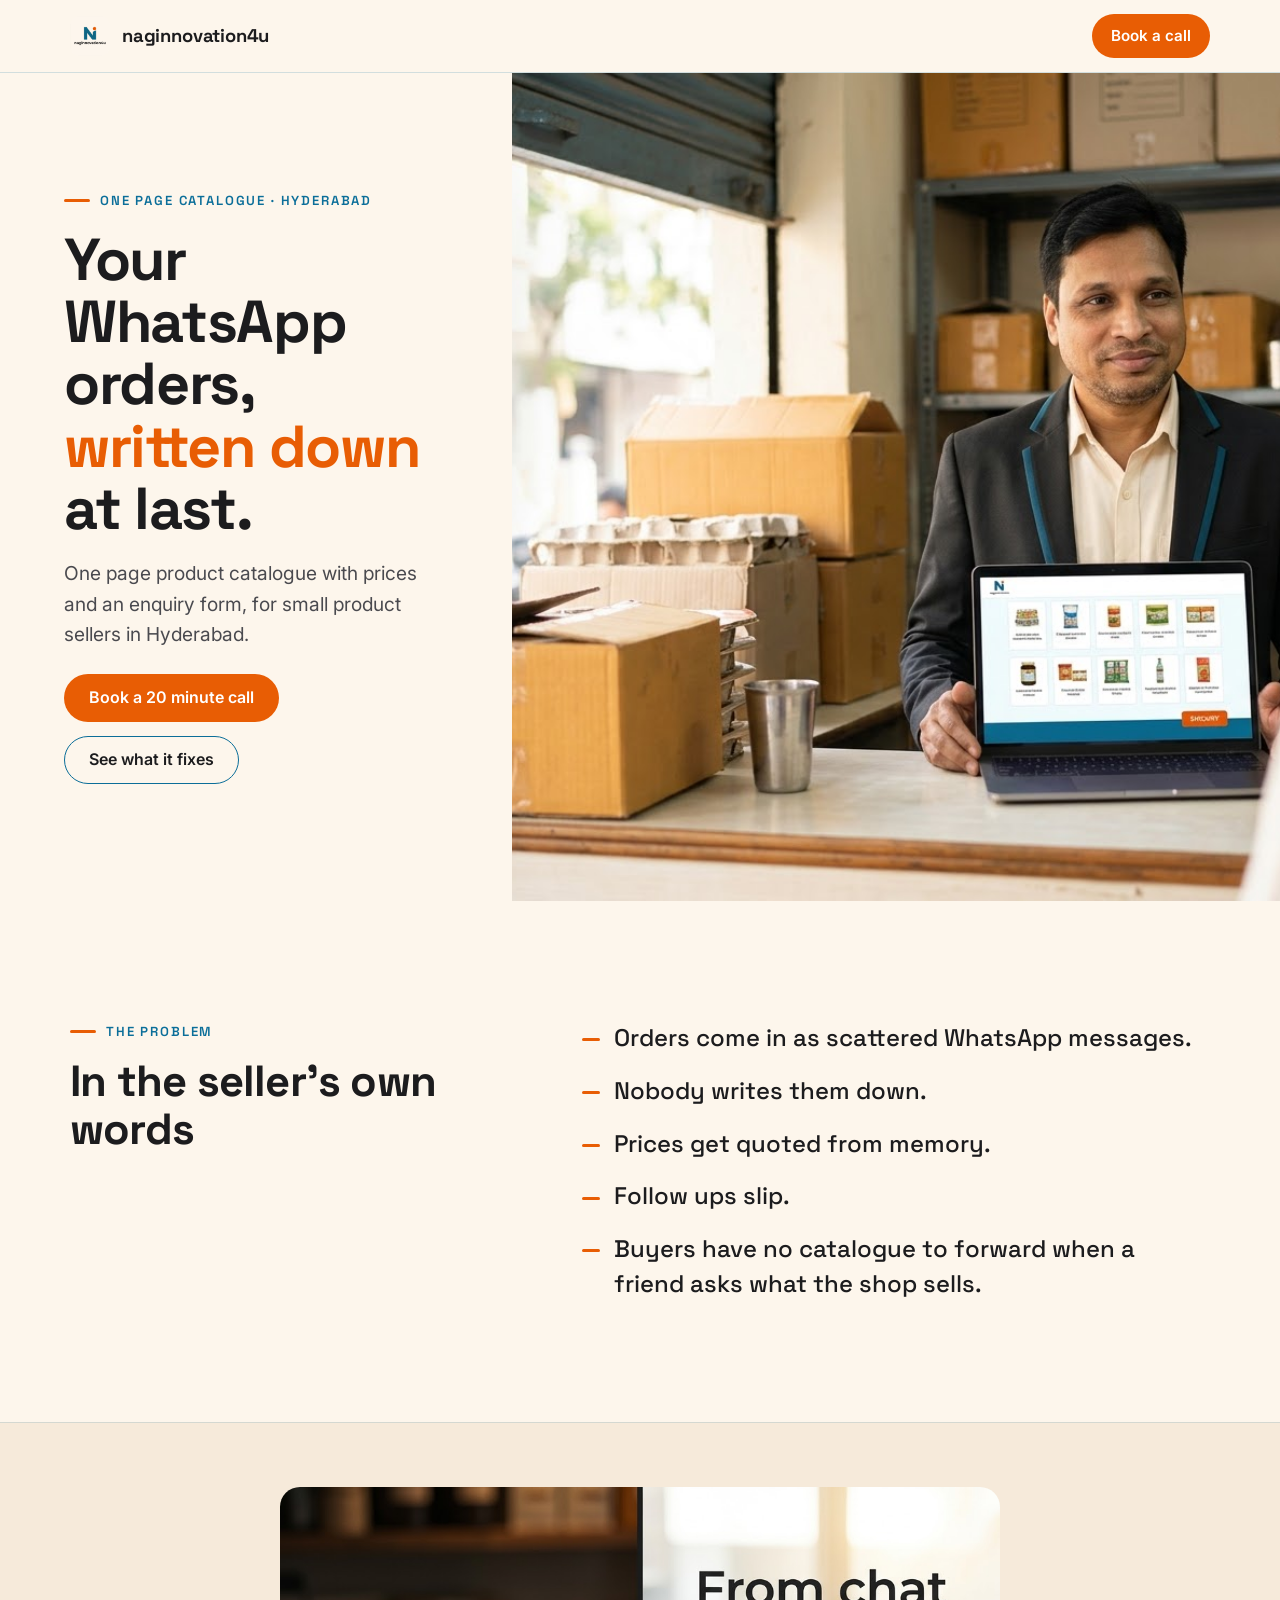
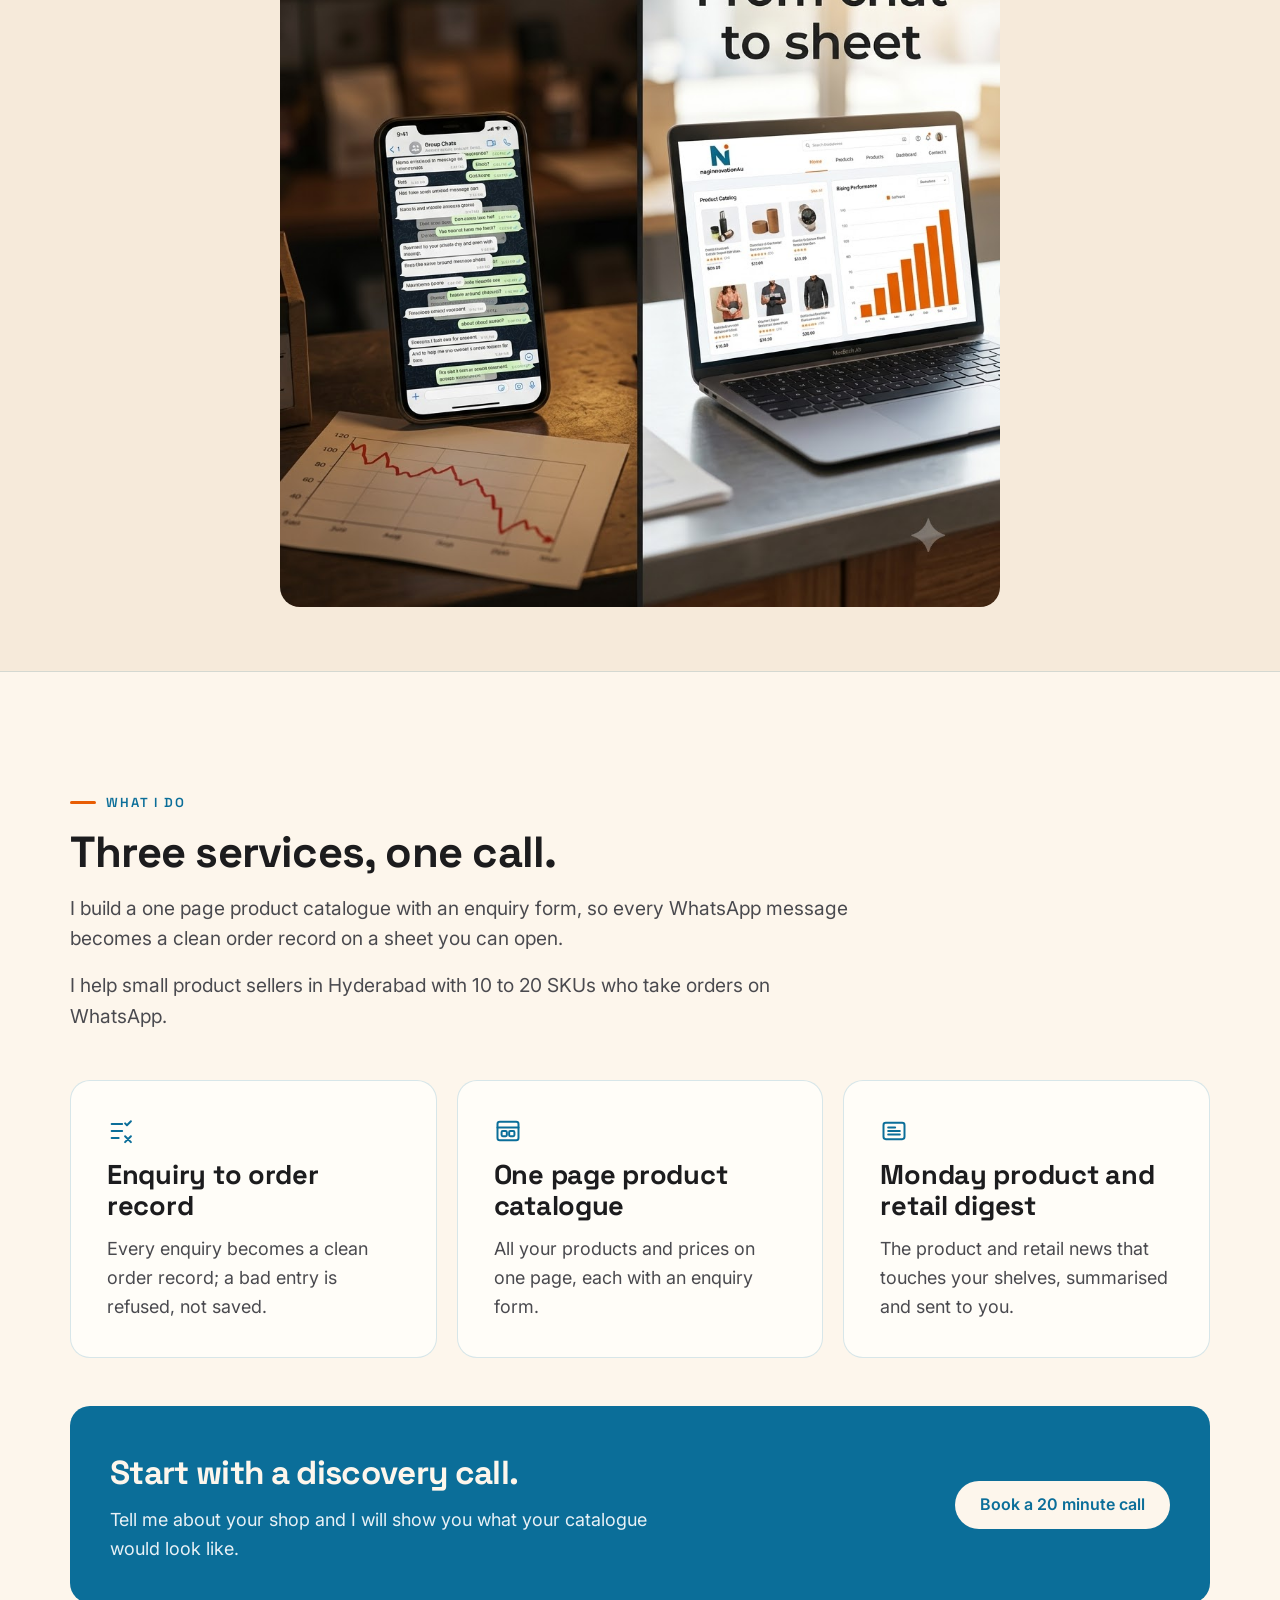
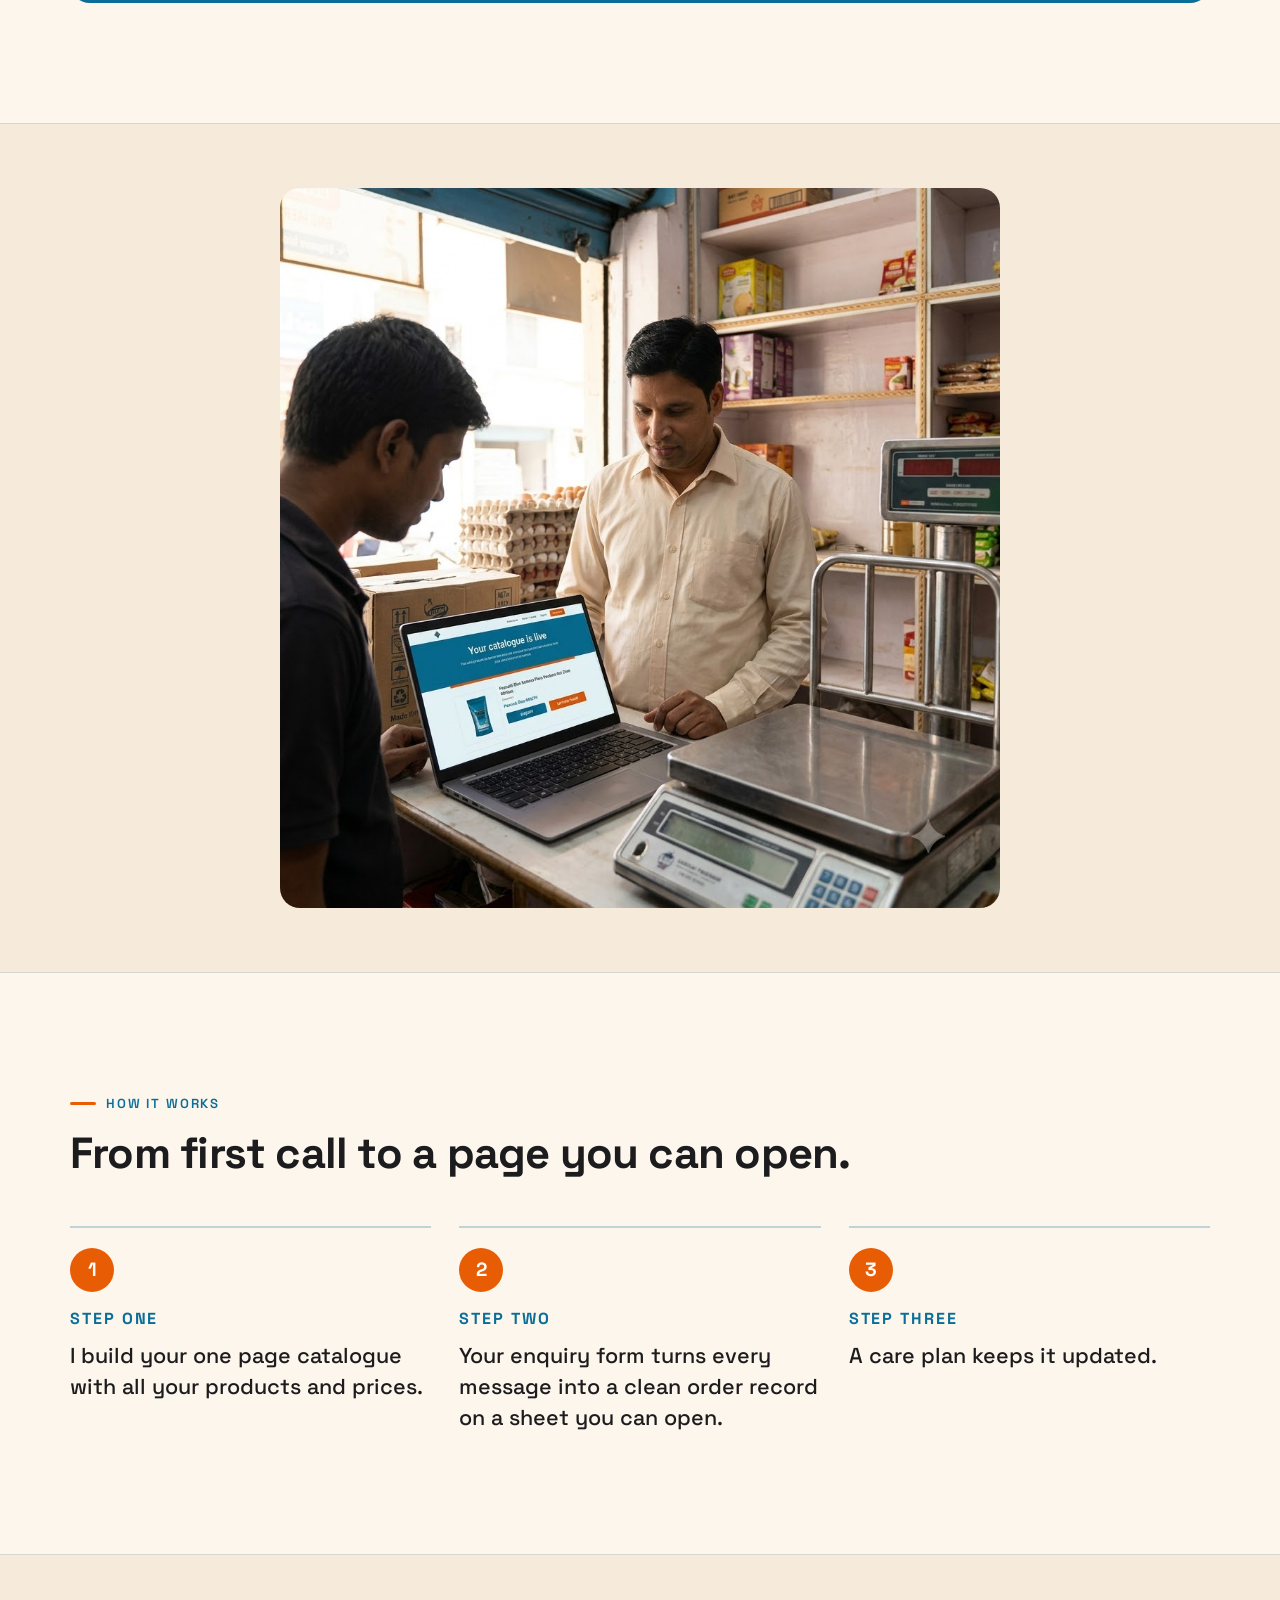
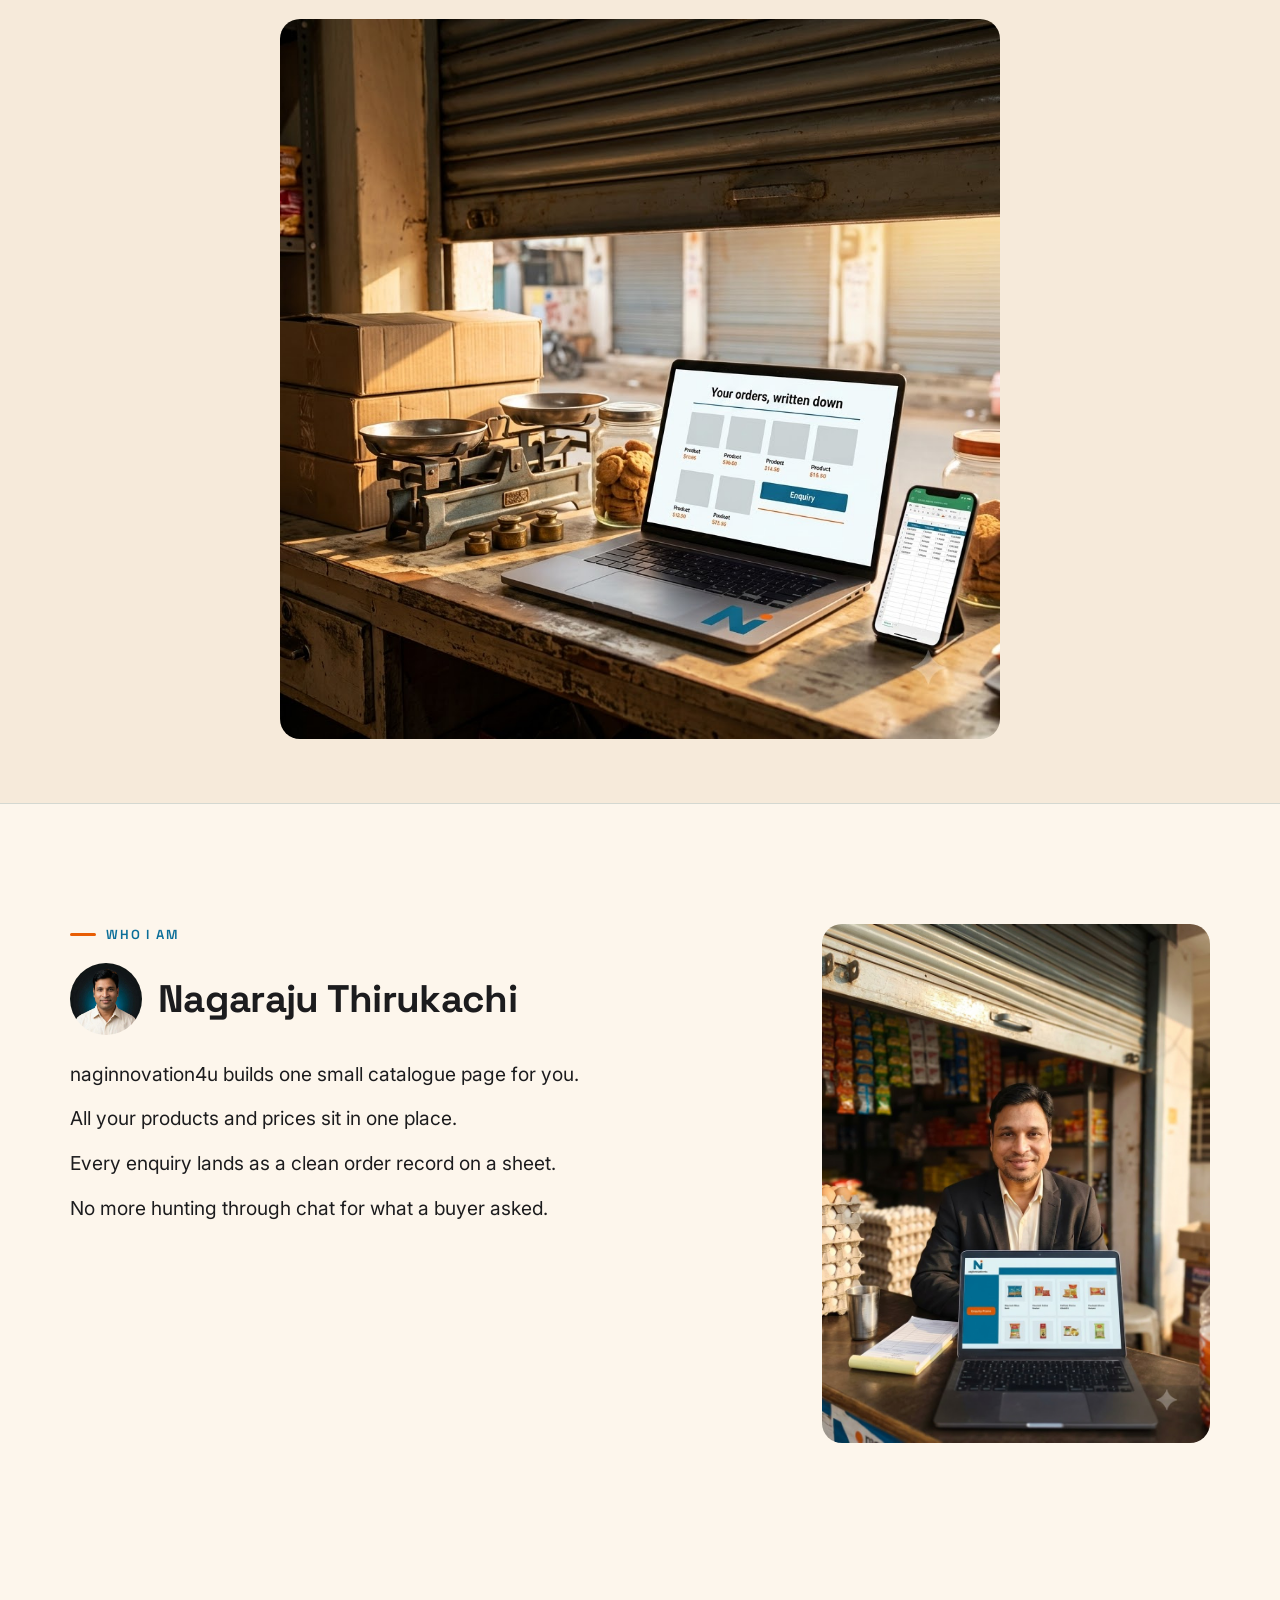
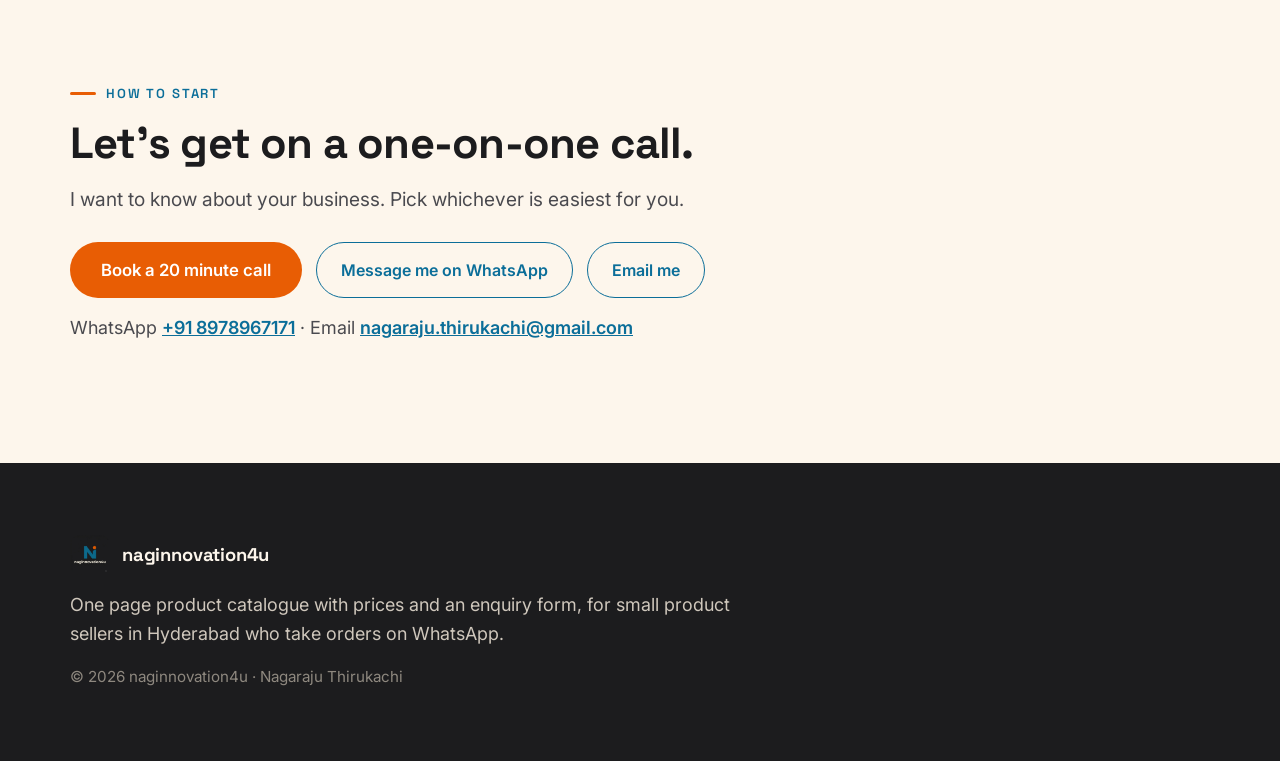
<file: index.html>
<!doctype html>
<html lang="en">
<head>
  <meta charset="utf-8">
  <meta name="viewport" content="width=device-width, initial-scale=1">
  <title>naginnovation4u — one page product catalogue with an enquiry form</title>
  <meta name="description" content="naginnovation4u builds a one page product catalogue with prices and an enquiry form for small product sellers in Hyderabad who take orders on WhatsApp.">

  <!-- Two Google Fonts: Space Grotesk for headlines, Inter for body -->
  <link rel="preconnect" href="https://fonts.googleapis.com">
  <link rel="preconnect" href="https://fonts.gstatic.com" crossorigin>
  <link href="https://fonts.googleapis.com/css2?family=Inter:wght@400;500;600&family=Space+Grotesk:wght@500;600;700&display=swap" rel="stylesheet">

  <link rel="icon" href="images/logo.jpeg">
  <link rel="stylesheet" href="styles.css">
</head>
<body>
  <a class="skip-link" href="#main">Skip to content</a>

  <!-- ===== Header: logo.* about 40px tall + the business name as a wordmark ===== -->
  <header class="site-header">
    <div class="wrap header-inner">
      <a class="brand" href="#top" aria-label="naginnovation4u home">
        <img class="brand-logo" src="images/logo.jpeg" width="40" height="40"
             alt="naginnovation4u logo: a teal letter N with an orange dot above the wordmark naginnovation4u.">
        <span class="brand-name">naginnovation4u</span>
      </a>
      <a class="btn btn-primary btn-small" href="https://cal.com/nagaraju-thirukachi/20-min-ai-business-discovery-call-with-nag">Book a call</a>
    </div>
  </header>

  <main id="main">
    <!-- ===== Section one: the top of the page ===== -->
    <section class="hero" id="top" aria-label="Introduction">
      <div class="hero-copy">
        <p class="eyebrow">One page catalogue &middot; Hyderabad</p>
        <h1>Your WhatsApp orders, <span class="accent">written down</span> at last.</h1>
        <p class="lede">One page product catalogue with prices and an enquiry form, for small product sellers in Hyderabad.</p>
        <div class="hero-actions">
          <a class="btn btn-primary" href="https://cal.com/nagaraju-thirukachi/20-min-ai-business-discovery-call-with-nag">Book a 20 minute call</a>
          <a class="btn btn-quiet" href="#problem">See what it fixes</a>
        </div>
      </div>
      <figure class="hero-media">
        <img src="images/speaking.jpeg" width="1376" height="768"
             alt="Nagaraju Thirukachi in a dark blazer showing a product catalogue on a laptop to a customer at a shop counter, with cartons and egg trays behind.">
      </figure>
    </section>

    <!-- ===== Section two: the problem in the client's own words ===== -->
    <section class="section problem" id="problem" aria-label="The problem">
      <div class="wrap problem-grid">
        <div class="problem-head">
          <p class="eyebrow">The problem</p>
          <h2>In the seller&rsquo;s own words</h2>
        </div>
        <ul class="problem-list">
          <li>Orders come in as scattered WhatsApp messages.</li>
          <li>Nobody writes them down.</li>
          <li>Prices get quoted from memory.</li>
          <li>Follow ups slip.</li>
          <li>Buyers have no catalogue to forward when a friend asks what the shop sells.</li>
        </ul>
      </div>
    </section>

    <!-- ===== Full width service shot band (headline and logo already in the shot) ===== -->
    <section class="band" aria-label="From chat to sheet">
      <figure class="band-figure">
        <img src="images/shot-2.jpeg" width="1024" height="1024" loading="lazy" decoding="async"
             alt="A phone showing a WhatsApp group chat beside a paper sales chart that is falling, next to a laptop showing the naginnovation4u product catalogue and a rising chart. The headline reads From chat to sheet.">
      </figure>
    </section>

    <!-- ===== Section three: what I do, three service cards, then the call to action ===== -->
    <section class="section services" id="services" aria-label="What I do">
      <div class="wrap">
        <div class="section-head">
          <p class="eyebrow">What I do</p>
          <h2>Three services, one call.</h2>
          <p class="lede">I build a one page product catalogue with an enquiry form, so every WhatsApp message becomes a clean order record on a sheet you can open.</p>
          <p class="lede">I help small product sellers in Hyderabad with 10 to 20 SKUs who take orders on WhatsApp.</p>
        </div>

        <div class="cards">
          <article class="card">
            <span class="card-icon" aria-hidden="true">
              <svg viewBox="0 0 24 24" width="28" height="28" fill="none" stroke="#0B6E99" stroke-width="1.7" stroke-linecap="round" stroke-linejoin="round">
                <path d="M4 6h9M4 12h9M4 18h6"/>
                <path d="M15.5 5.5l1.6 1.6L20.5 3.7"/>
                <path d="M15.5 16.5l5 5M20.5 16.5l-5 5"/>
              </svg>
            </span>
            <h3 class="card-title">Enquiry to order record</h3>
            <p>Every enquiry becomes a clean order record; a bad entry is refused, not saved.</p>
          </article>

          <article class="card">
            <span class="card-icon" aria-hidden="true">
              <svg viewBox="0 0 24 24" width="28" height="28" fill="none" stroke="#0B6E99" stroke-width="1.7" stroke-linecap="round" stroke-linejoin="round">
                <rect x="3" y="4" width="18" height="16" rx="2"/>
                <path d="M3 9h18"/>
                <rect x="6.5" y="12" width="4.5" height="4.5" rx="1"/>
                <rect x="13" y="12" width="4.5" height="4.5" rx="1"/>
              </svg>
            </span>
            <h3 class="card-title">One page product catalogue</h3>
            <p>All your products and prices on one page, each with an enquiry form.</p>
          </article>

          <article class="card">
            <span class="card-icon" aria-hidden="true">
              <svg viewBox="0 0 24 24" width="28" height="28" fill="none" stroke="#0B6E99" stroke-width="1.7" stroke-linecap="round" stroke-linejoin="round">
                <rect x="3" y="5" width="18" height="14" rx="2"/>
                <path d="M7 9h6M7 12h10M7 15h10"/>
              </svg>
            </span>
            <h3 class="card-title">Monday product and retail digest</h3>
            <p>The product and retail news that touches your shelves, summarised and sent to you.</p>
          </article>
        </div>

        <!-- One call to start. No pricing is published on this page. -->
        <div class="call-panel">
          <div class="call-copy">
            <p class="call-title">Start with a discovery call.</p>
            <p class="call-note">Tell me about your shop and I will show you what your catalogue would look like.</p>
          </div>
          <a class="btn btn-cream" href="https://cal.com/nagaraju-thirukachi/20-min-ai-business-discovery-call-with-nag">Book a 20 minute call</a>
        </div>
      </div>
    </section>

    <!-- ===== Full width service shot band ===== -->
    <section class="band" aria-label="Your catalogue is live">
      <figure class="band-figure">
        <img src="images/shot-6.jpeg" width="1024" height="1024" loading="lazy" decoding="async"
             alt="Nagaraju Thirukachi showing a laptop to a customer inside a kirana shop; the screen reads Your catalogue is live, with a product and an Enquire Now button.">
      </figure>
    </section>

    <!-- ===== Section four: how it works in three steps ===== -->
    <section class="section steps" id="how" aria-label="How it works">
      <div class="wrap">
        <div class="section-head">
          <p class="eyebrow">How it works</p>
          <h2>From first call to a page you can open.</h2>
        </div>
        <ol class="steps-list">
          <li class="step">
            <span class="step-num" aria-hidden="true">1</span>
            <h3>Step one</h3>
            <p>I build your one page catalogue with all your products and prices.</p>
          </li>
          <li class="step">
            <span class="step-num" aria-hidden="true">2</span>
            <h3>Step two</h3>
            <p>Your enquiry form turns every message into a clean order record on a sheet you can open.</p>
          </li>
          <li class="step">
            <span class="step-num" aria-hidden="true">3</span>
            <h3>Step three</h3>
            <p>A care plan keeps it updated.</p>
          </li>
        </ol>
      </div>
    </section>

    <!-- ===== Full width service shot band ===== -->
    <section class="band" aria-label="Your orders, written down">
      <figure class="band-figure">
        <img src="images/shot-3.jpeg" width="1024" height="1024" loading="lazy" decoding="async"
             alt="A laptop on a shop counter showing the naginnovation4u catalogue page with the headline Your orders, written down and an Enquiry button, beside a phone showing a spreadsheet of orders, a brass weighing scale and biscuit jars.">
      </figure>
    </section>

    <!-- ===== Section five: who I am ===== -->
    <section class="section about" id="about" aria-label="Who I am">
      <div class="wrap about-grid">
        <div class="about-copy">
          <p class="eyebrow">Who I am</p>
          <div class="about-name-row">
            <img class="avatar" src="images/profile.jpeg" width="72" height="72"
                 alt="Portrait of Nagaraju Thirukachi in a cream shirt against a dark teal background.">
            <h2 class="about-name">Nagaraju Thirukachi</h2>
          </div>
          <p class="about-line">naginnovation4u builds one small catalogue page for you.</p>
          <p class="about-line">All your products and prices sit in one place.</p>
          <p class="about-line">Every enquiry lands as a clean order record on a sheet.</p>
          <p class="about-line">No more hunting through chat for what a buyer asked.</p>
        </div>
        <figure class="about-media">
          <img src="images/working.jpeg" width="896" height="1200" loading="lazy" decoding="async"
               alt="Nagaraju Thirukachi seated at a shop counter with a laptop showing the catalogue and an enquiry form, next to a paper order sheet, egg trays and snack packets.">
        </figure>
      </div>
    </section>

    <!-- ===== Section six: contact, last on the page. Links only, no backend. ===== -->
    <section class="section contact" id="contact" aria-label="Contact">
      <div class="wrap contact-inner">
        <p class="eyebrow">How to start</p>
        <h2>Let&rsquo;s get on a one-on-one call.</h2>
        <p class="lede">I want to know about your business. Pick whichever is easiest for you.</p>

        <div class="contact-actions">
          <a class="btn btn-primary btn-lg" href="https://cal.com/nagaraju-thirukachi/20-min-ai-business-discovery-call-with-nag">Book a 20 minute call</a>
          <a class="btn btn-outline" href="https://wa.me/918978967171?text=Hi%20naginnovation4u%2C%20I%20would%20like%20to%20know%20more%20about%20your%20one%20page%20catalogue%20with%20an%20enquiry%20form.">Message me on WhatsApp</a>
          <a class="btn btn-outline" href="mailto:nagaraju.thirukachi@gmail.com?subject=Enquiry%20about%20a%20one%20page%20catalogue%20-%20naginnovation4u&amp;body=Hi%20Nagaraju%2C%20I%20would%20like%20to%20know%20more%20about%20your%20one%20page%20catalogue%20with%20an%20enquiry%20form.">Email me</a>
        </div>

        <p class="contact-details">
          WhatsApp <a href="https://wa.me/918978967171?text=Hi%20naginnovation4u%2C%20I%20would%20like%20to%20know%20more%20about%20your%20one%20page%20catalogue%20with%20an%20enquiry%20form.">+91 8978967171</a>
          &middot;
          Email <a href="mailto:nagaraju.thirukachi@gmail.com?subject=Enquiry%20about%20a%20one%20page%20catalogue%20-%20naginnovation4u">nagaraju.thirukachi@gmail.com</a>
        </p>
      </div>
    </section>
  </main>

  <!-- ===== Footer: logo-dark.* small, on the dark ground ===== -->
  <footer class="site-footer">
    <div class="wrap footer-inner">
      <a class="brand brand-footer" href="#top" aria-label="naginnovation4u home">
        <img class="brand-logo" src="images/logo-dark.jpeg" width="40" height="40"
             alt="naginnovation4u logo in cream and orange on a dark background.">
        <span class="brand-name">naginnovation4u</span>
      </a>
      <p class="footer-line">One page product catalogue with prices and an enquiry form, for small product sellers in Hyderabad who take orders on WhatsApp.</p>
      <p class="footer-meta">&copy; <span id="year">2026</span> naginnovation4u &middot; Nagaraju Thirukachi</p>
    </div>
  </footer>

  <script src="script.js" defer></script>
</body>
</html>
</file>
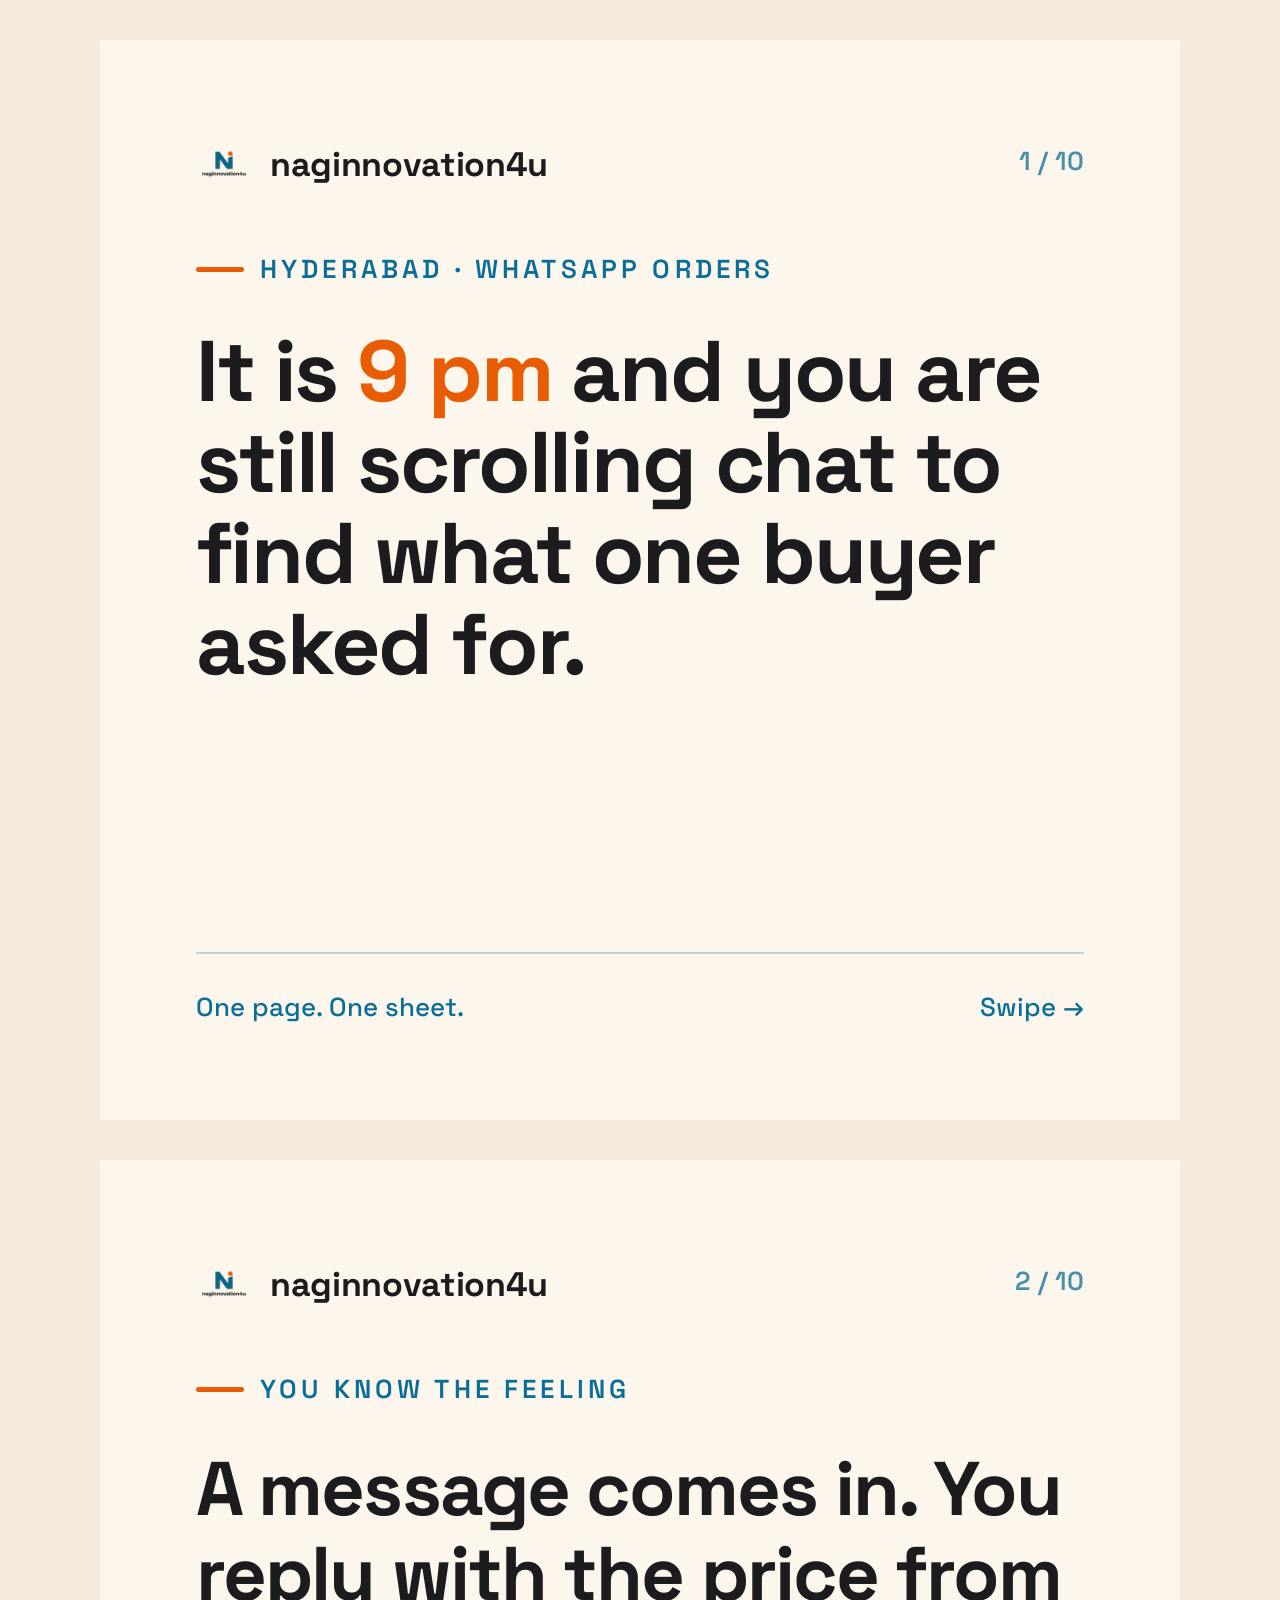
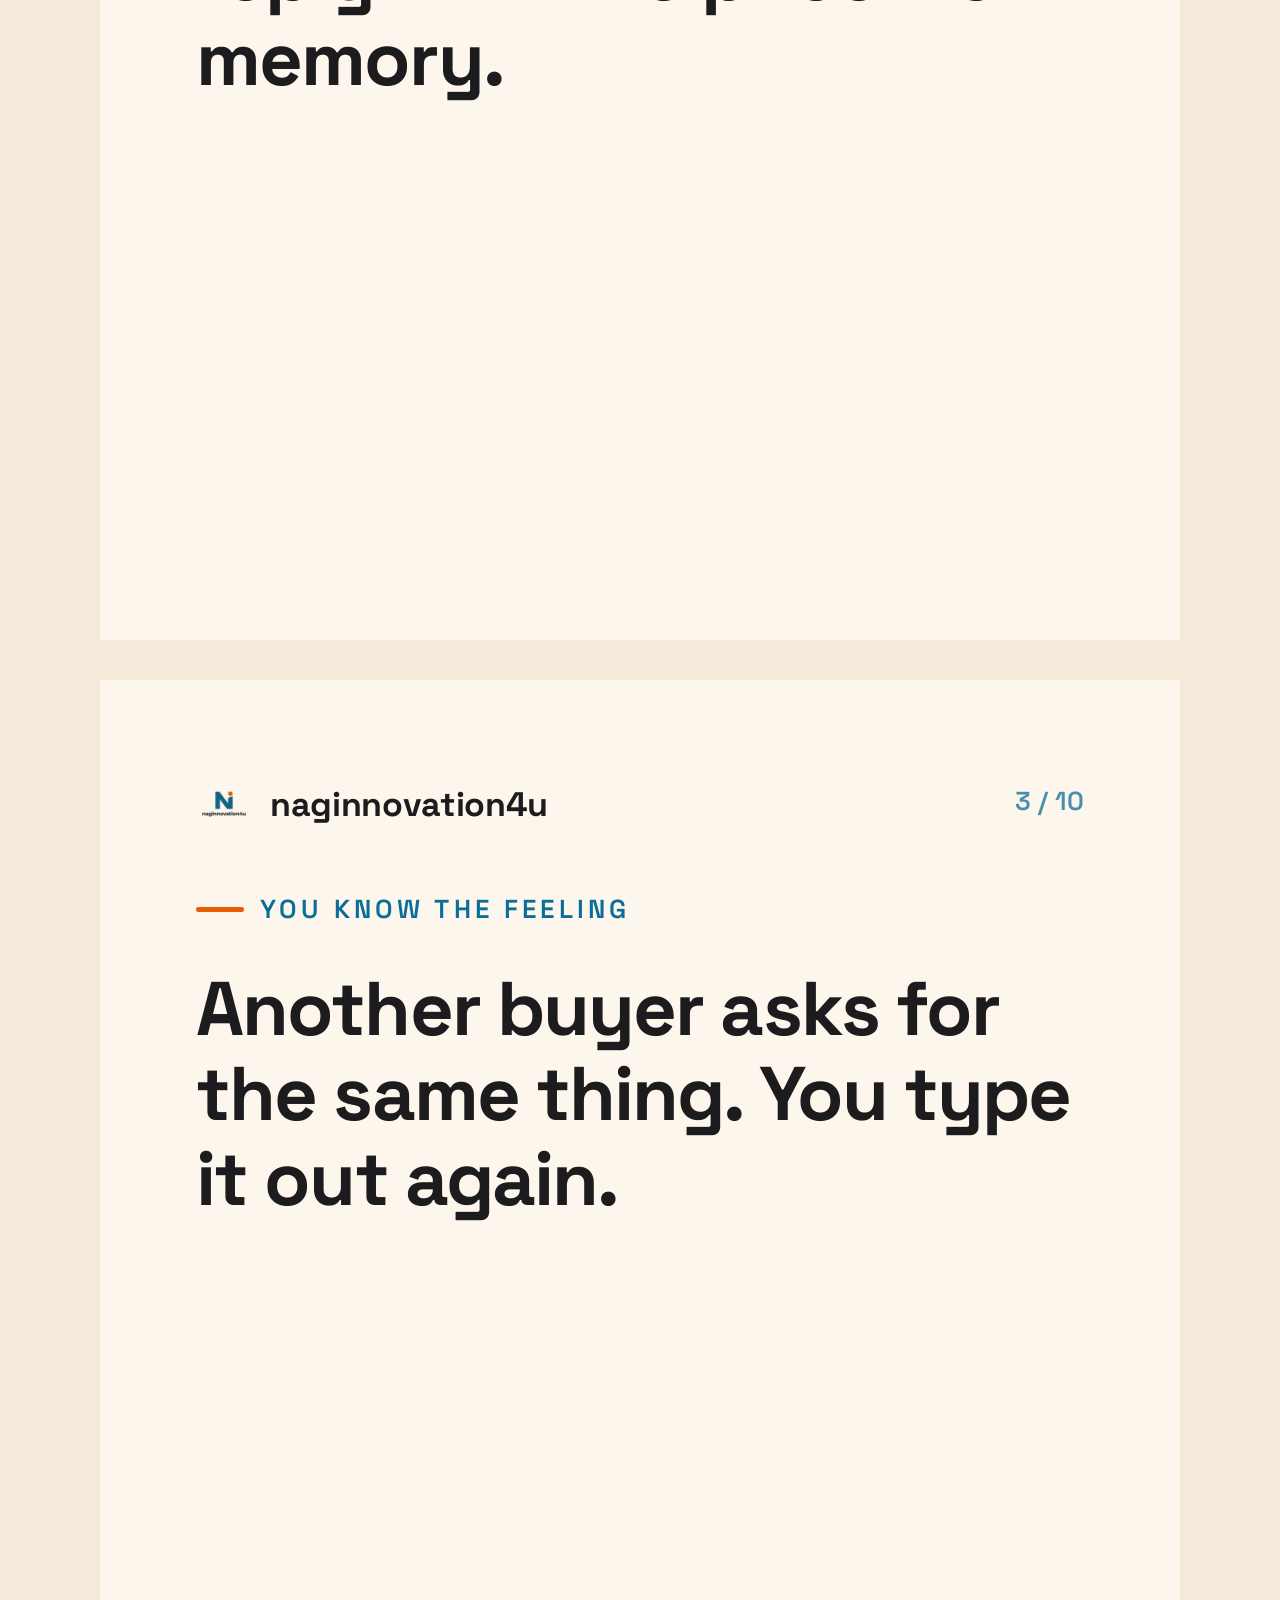
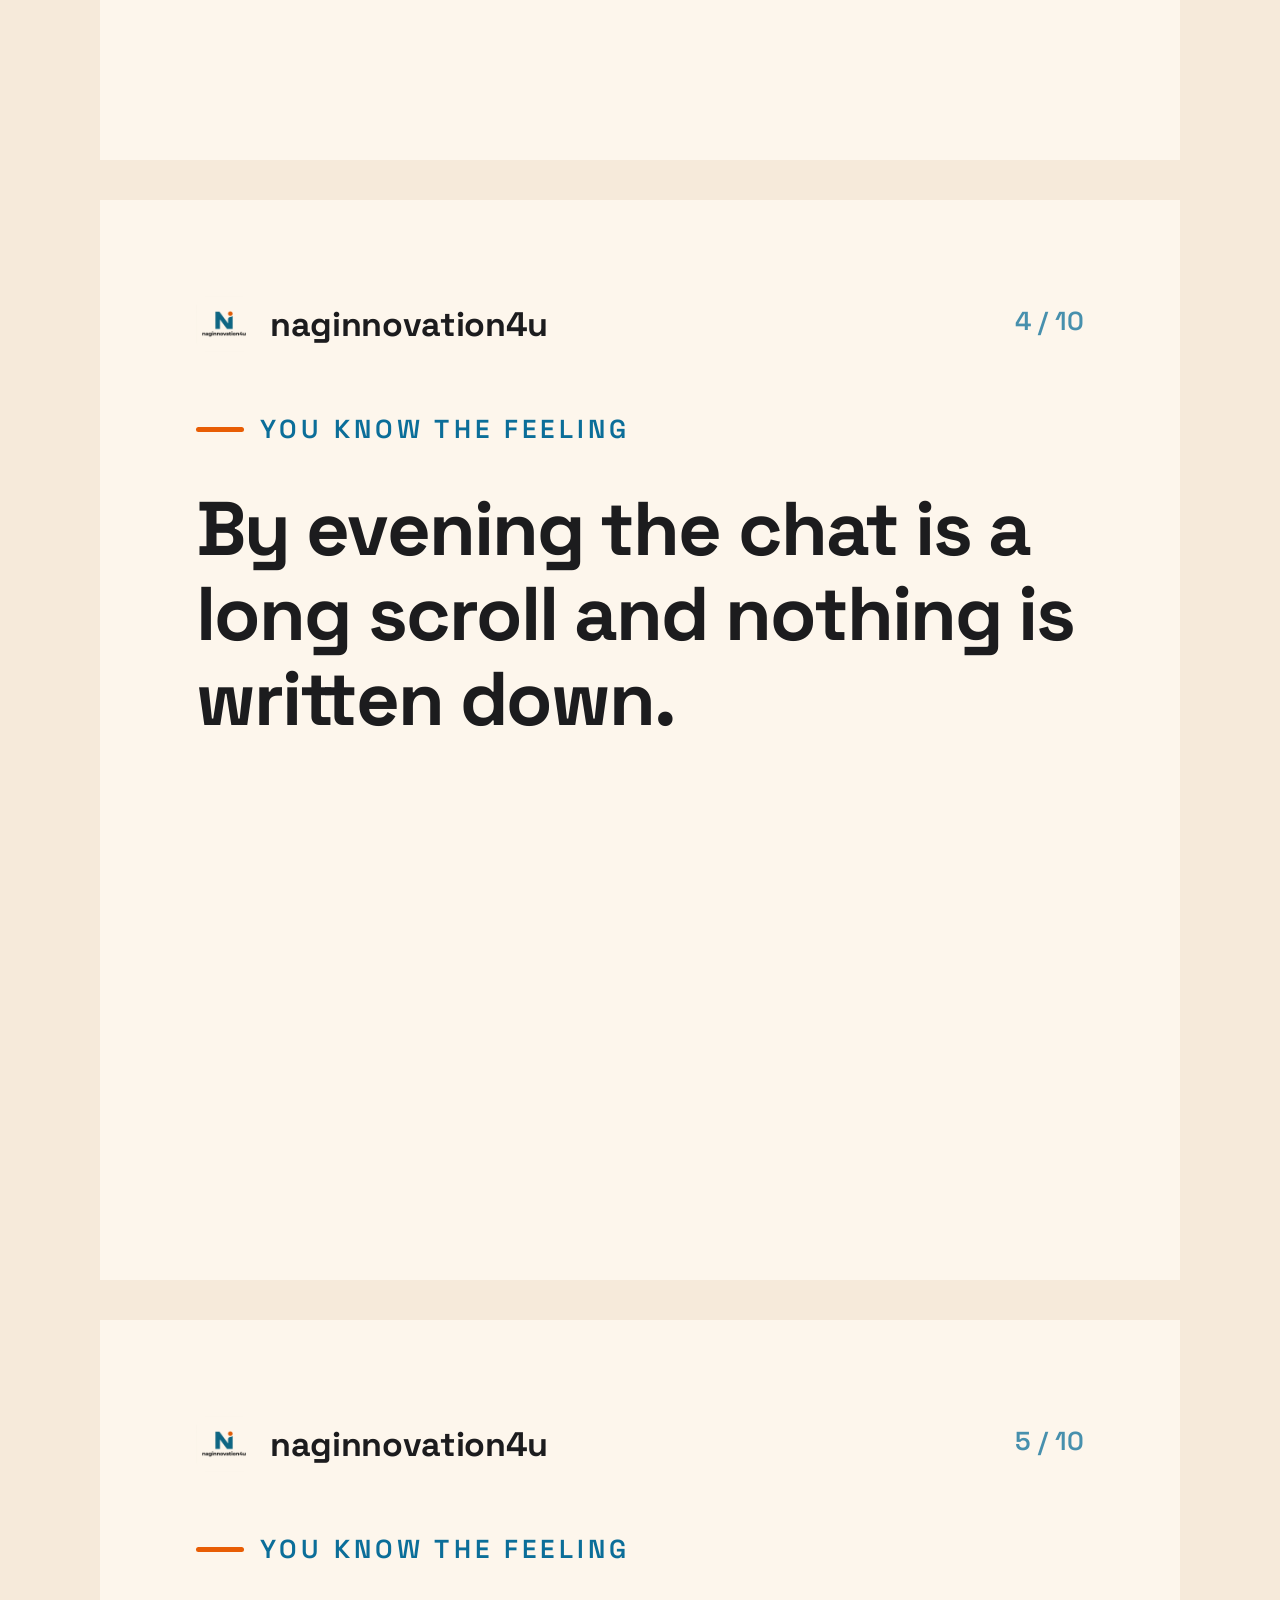
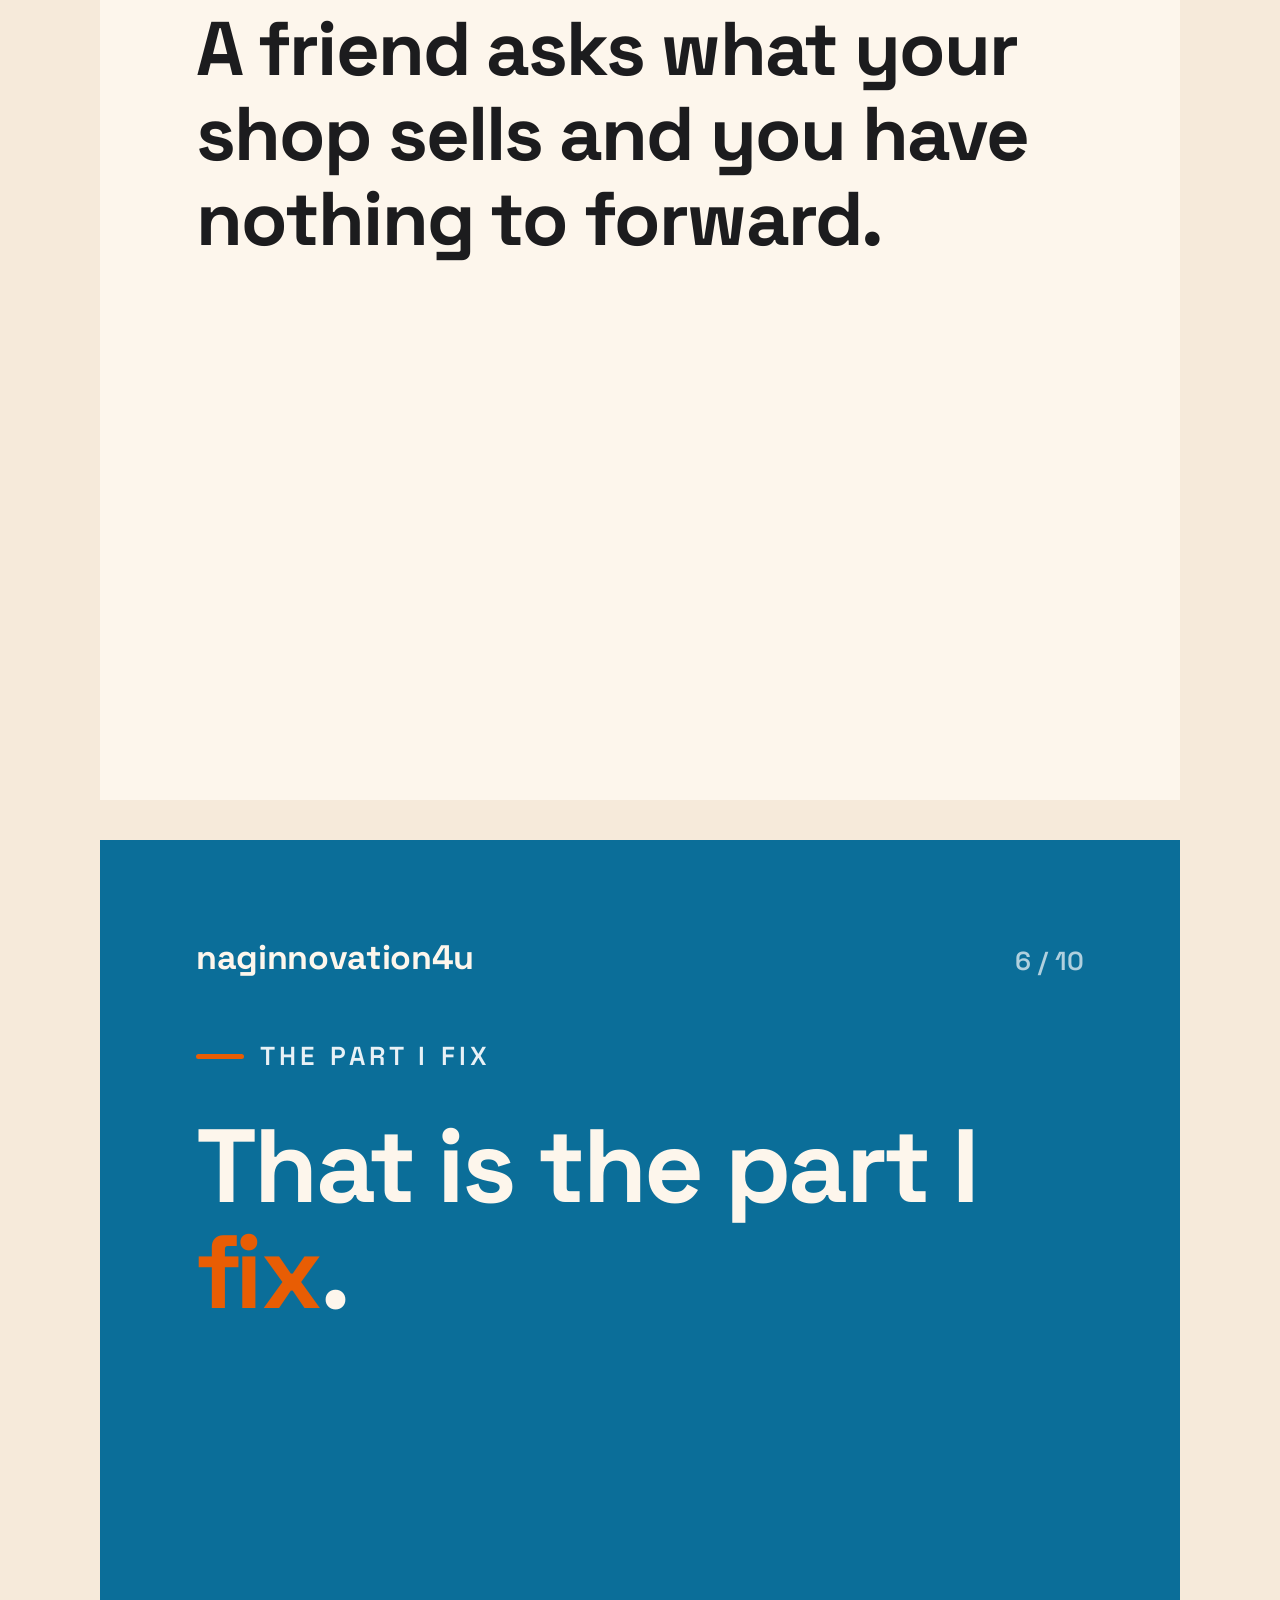
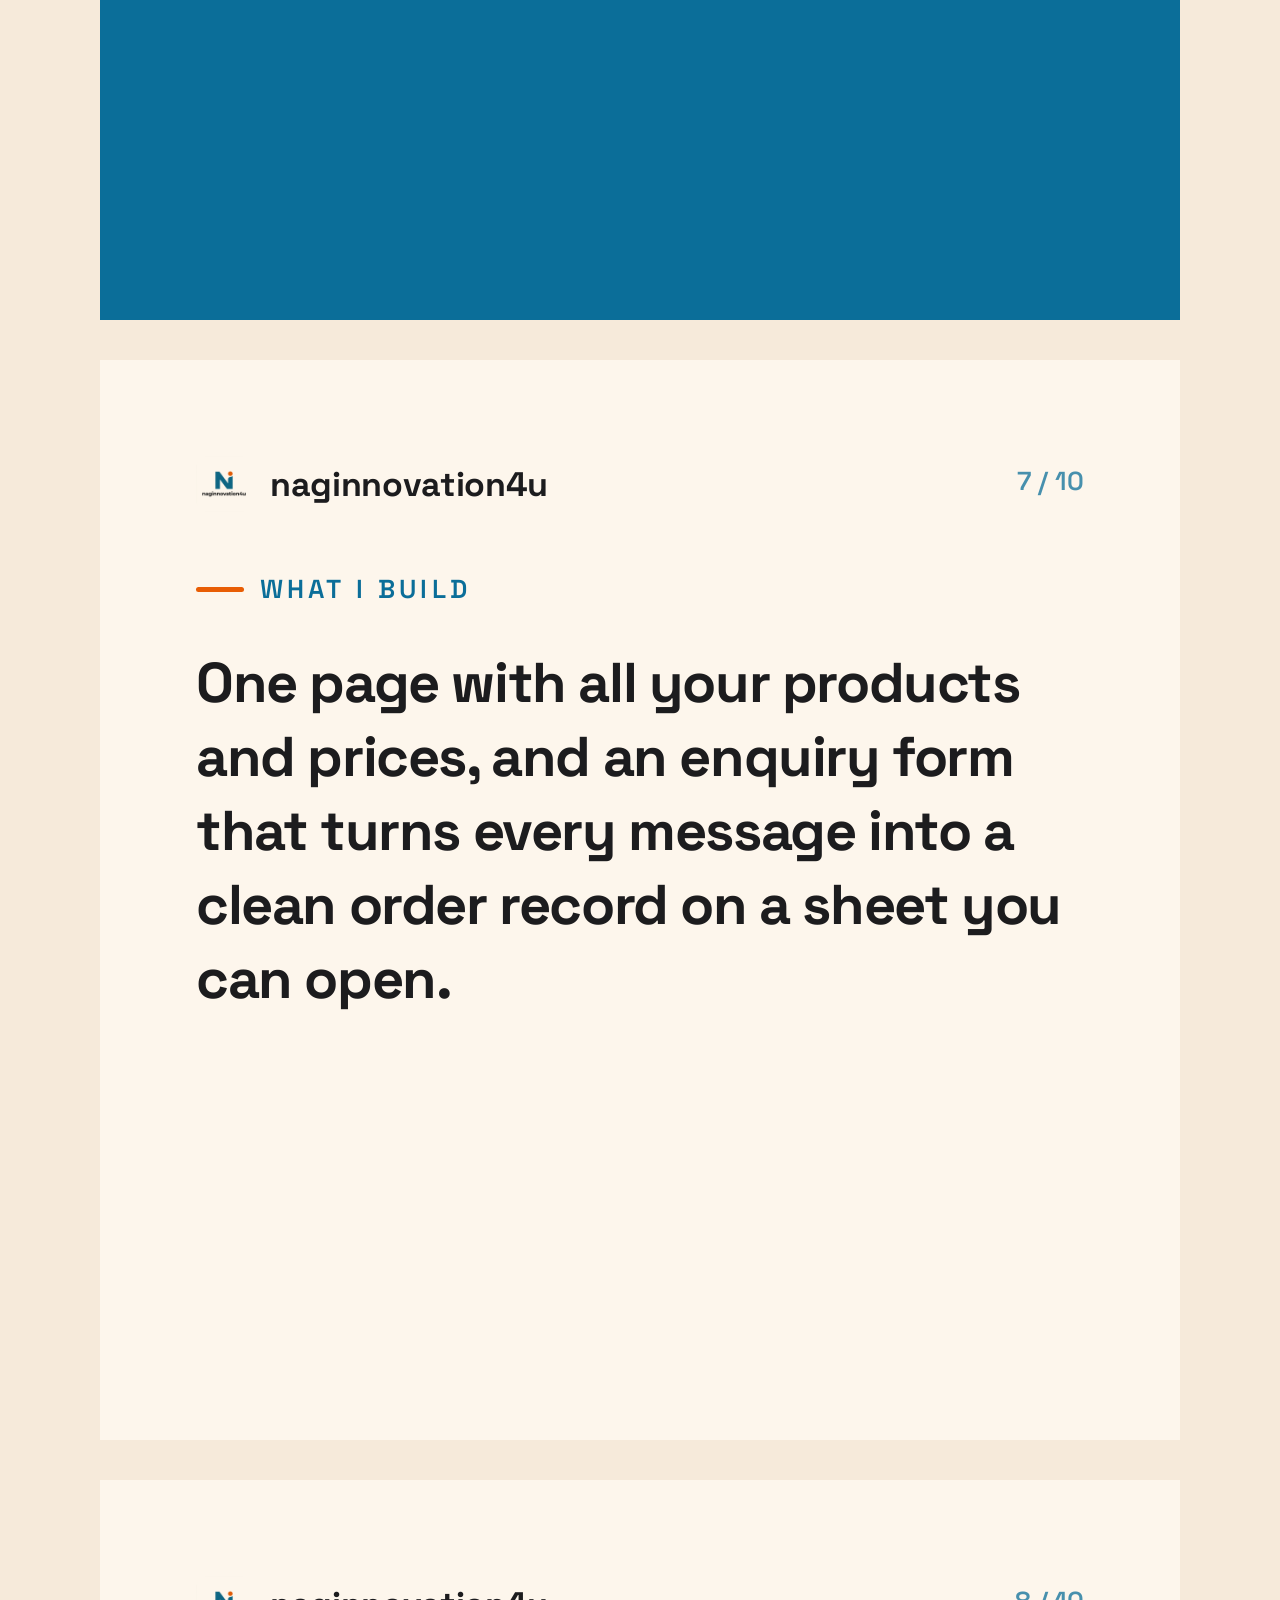
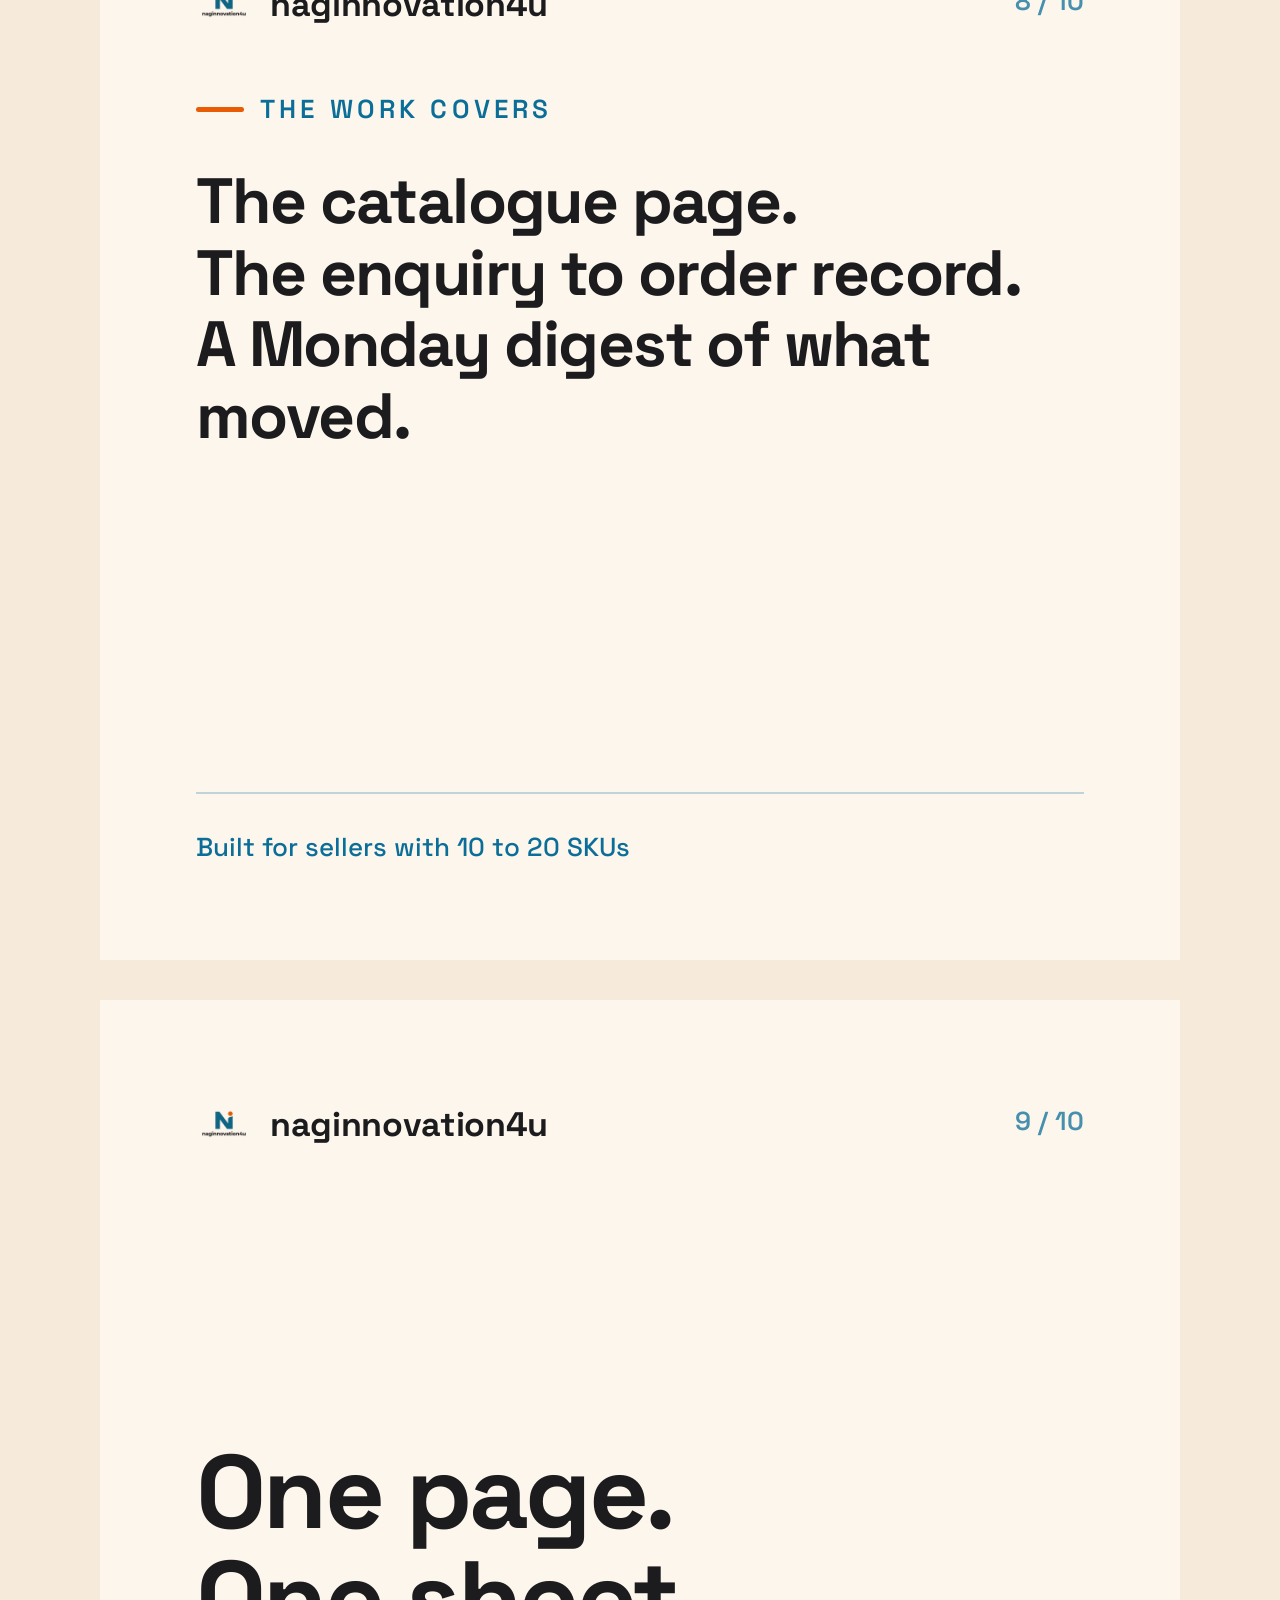
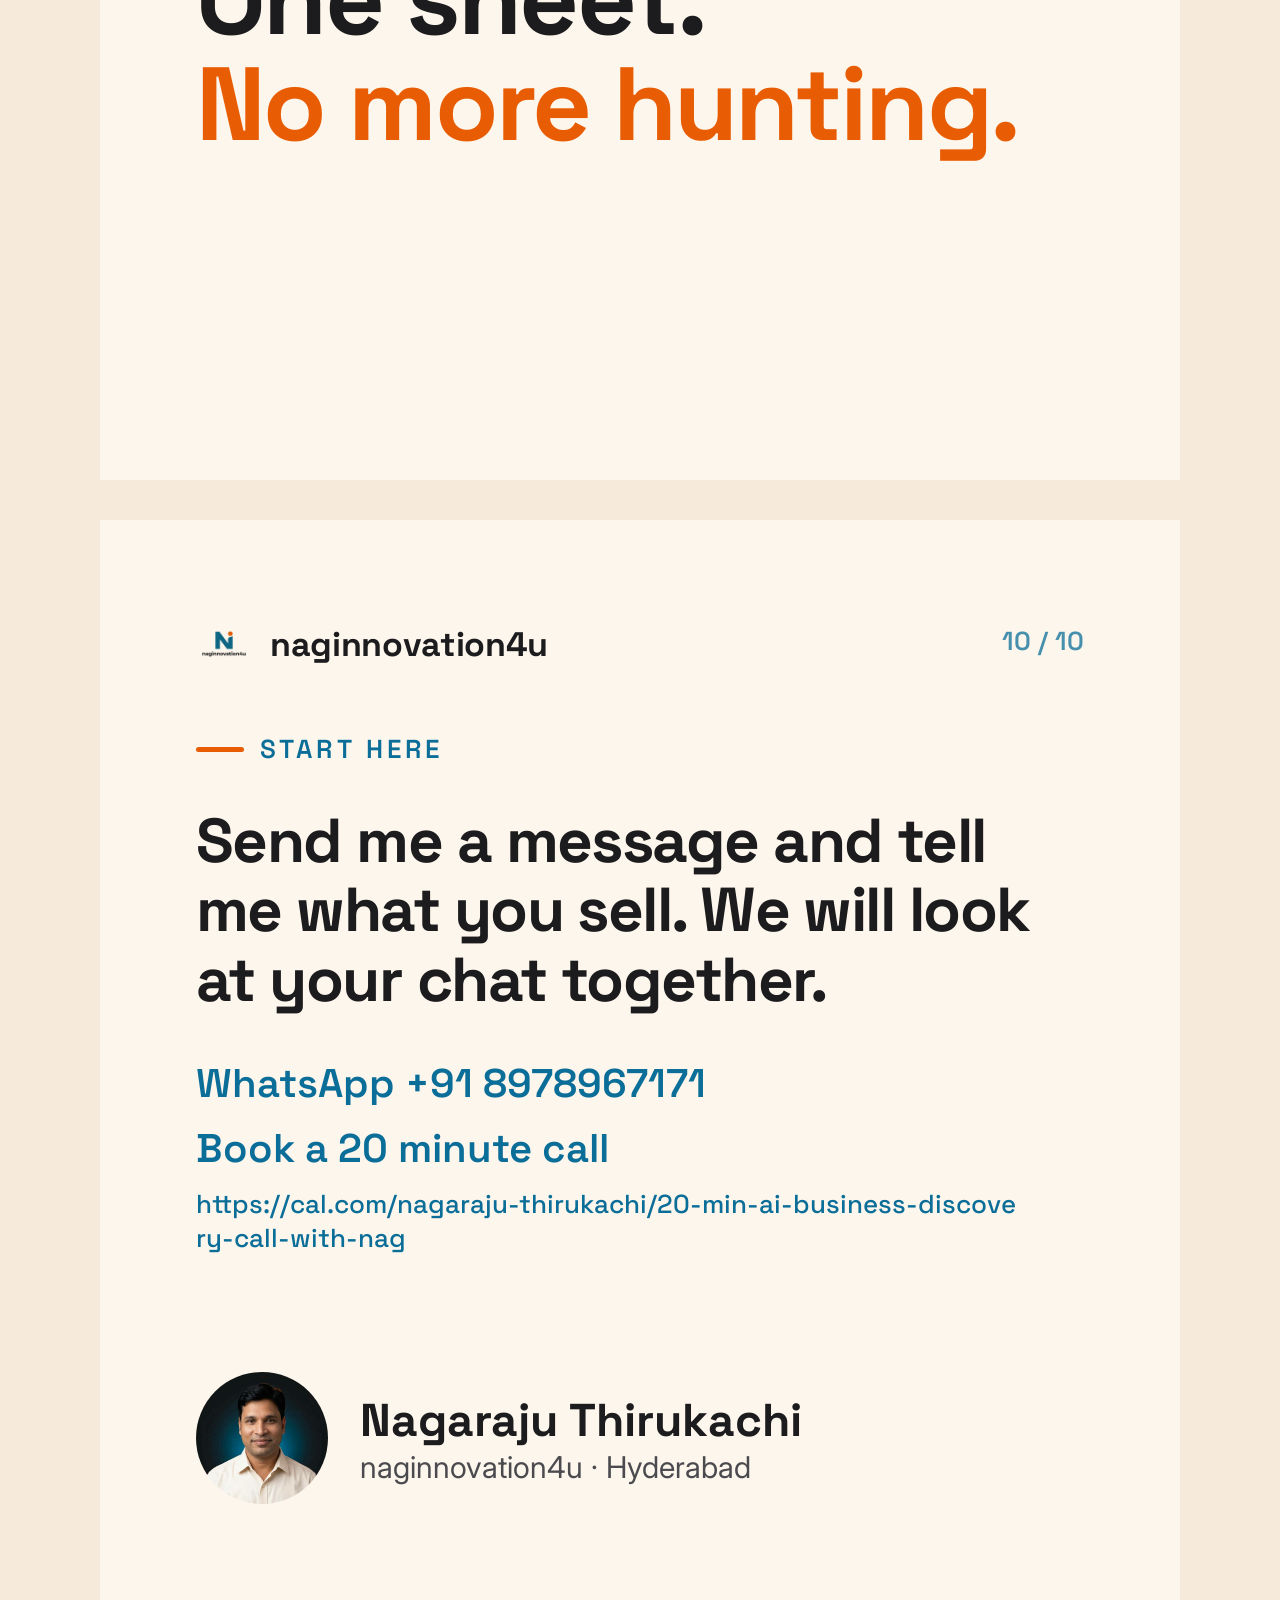
<file: social/carousel.html>
<!doctype html>
<html lang="en">
<head>
  <meta charset="utf-8">
  <meta name="viewport" content="width=device-width, initial-scale=1">
  <title>naginnovation4u — social carousel</title>
  <link rel="preconnect" href="https://fonts.googleapis.com">
  <link rel="preconnect" href="https://fonts.gstatic.com" crossorigin>
  <link href="https://fonts.googleapis.com/css2?family=Inter:wght@400;500;600&family=Space+Grotesk:wght@500;600;700&display=swap" rel="stylesheet">
  <style>
    /* Colours: Warm Cream #FDF6EC, Charcoal Ink #1C1C1E, Saffron Flame #E85D04,
       Peacock Blue #0B6E99, Peacock Pale #E8F1F6, Cream Deep #F6EADA */
    * { box-sizing: border-box; margin: 0; padding: 0; }

    body {
      background: #F6EADA;
      font-family: "Inter", system-ui, sans-serif;
      display: flex;
      flex-direction: column;
      align-items: center;
      gap: 40px;
      padding: 40px;
    }

    .slide {
      position: relative;
      width: 1080px;
      height: 1080px;
      overflow: hidden;
      background: #FDF6EC;
      color: #1C1C1E;
      padding: 96px;
      display: flex;
      flex-direction: column;
    }

    .brandrow { display: flex; align-items: center; gap: 18px; margin-bottom: 60px; }
    .brandrow img { width: 56px; height: 56px; border-radius: 12px; mix-blend-mode: multiply; }
    .brandname {
      font-family: "Space Grotesk", sans-serif;
      font-weight: 700;
      font-size: 34px;
      letter-spacing: -0.01em;
    }

    .label {
      display: inline-flex;
      align-items: center;
      gap: 16px;
      font-family: "Space Grotesk", sans-serif;
      font-weight: 600;
      font-size: 26px;
      letter-spacing: 0.16em;
      text-transform: uppercase;
      color: #0B6E99;
      margin-bottom: 40px;
    }
    .label::before {
      content: "";
      width: 48px;
      height: 5px;
      border-radius: 3px;
      background: #E85D04;
    }

    h1 { font-family: "Space Grotesk", sans-serif; font-weight: 700; letter-spacing: -0.025em; }
    .hook { font-size: 86px; line-height: 1.06; }
    .beat { font-size: 76px; line-height: 1.12; }
    .big  { font-size: 104px; line-height: 1.02; }
    .body { font-size: 44px; line-height: 1.45; color: #4A4A4F; }
    .accent { color: #E85D04; }

    .spacer { flex: 1; }

    .foot {
      display: flex;
      align-items: center;
      justify-content: space-between;
      gap: 24px;
      padding-top: 36px;
      border-top: 2px solid rgba(11, 110, 153, 0.25);
      font-family: "Space Grotesk", sans-serif;
      font-size: 26px;
      font-weight: 500;
      color: #0B6E99;
    }

    /* Peacock panel slides */
    .slide.peacock { background: #0B6E99; color: #FDF6EC; }
    .slide.peacock .label { color: #E8F1F6; }
    .slide.peacock .body { color: #E8F1F6; }
    .slide.peacock .foot { color: #E8F1F6; border-top-color: rgba(253, 246, 236, 0.35); }
    .slide.peacock .brandname { color: #FDF6EC; }

    .count {
      position: absolute;
      right: 96px;
      top: 104px;
      font-family: "Space Grotesk", sans-serif;
      font-weight: 600;
      font-size: 26px;
      color: #0B6E99;
      opacity: 0.75;
    }
    .slide.peacock .count { color: #E8F1F6; }

    .cta-actions {
      display: flex;
      flex-direction: column;
      gap: 14px;
      margin-top: 44px;
    }
    .cta-line {
      font-family: "Space Grotesk", sans-serif;
      font-weight: 600;
      font-size: 40px;
      color: #0B6E99;
    }
    .cta-url {
      font-family: "Space Grotesk", sans-serif;
      font-weight: 500;
      font-size: 26px;
      line-height: 1.3;
      color: #0B6E99;
      word-break: break-all;
      max-width: 820px;
    }
    .cta-avatar { width: 132px; height: 132px; border-radius: 50%; object-fit: cover; }
    .cta-row { display: flex; align-items: center; gap: 32px; }
    .cta-name { font-family: "Space Grotesk", sans-serif; font-weight: 700; font-size: 46px; }
    .cta-role { font-size: 30px; color: #4A4A4F; }
  </style>
</head>
<body>

  <!-- 1 — hook -->
  <section class="slide" id="s1">
    <div class="brandrow">
      <img src="../images/logo.jpeg" alt="naginnovation4u logo">
      <span class="brandname">naginnovation4u</span>
    </div>
    <p class="label">Hyderabad &middot; WhatsApp orders</p>
    <h1 class="hook">It is <span class="accent">9 pm</span> and you are still scrolling chat to find what one buyer asked for.</h1>
    <div class="spacer"></div>
    <div class="foot"><span>One page. One sheet.</span><span>Swipe &rarr;</span></div>
    <span class="count">1 / 10</span>
  </section>

  <!-- 2 -->
  <section class="slide" id="s2">
    <div class="brandrow">
      <img src="../images/logo.jpeg" alt="naginnovation4u logo">
      <span class="brandname">naginnovation4u</span>
    </div>
    <p class="label">You know the feeling</p>
    <h1 class="beat">A message comes in. You reply with the price from memory.</h1>
    <div class="spacer"></div>
    <span class="count">2 / 10</span>
  </section>

  <!-- 3 -->
  <section class="slide" id="s3">
    <div class="brandrow">
      <img src="../images/logo.jpeg" alt="naginnovation4u logo">
      <span class="brandname">naginnovation4u</span>
    </div>
    <p class="label">You know the feeling</p>
    <h1 class="beat">Another buyer asks for the same thing. You type it out again.</h1>
    <div class="spacer"></div>
    <span class="count">3 / 10</span>
  </section>

  <!-- 4 -->
  <section class="slide" id="s4">
    <div class="brandrow">
      <img src="../images/logo.jpeg" alt="naginnovation4u logo">
      <span class="brandname">naginnovation4u</span>
    </div>
    <p class="label">You know the feeling</p>
    <h1 class="beat">By evening the chat is a long scroll and nothing is written down.</h1>
    <div class="spacer"></div>
    <span class="count">4 / 10</span>
  </section>

  <!-- 5 -->
  <section class="slide" id="s5">
    <div class="brandrow">
      <img src="../images/logo.jpeg" alt="naginnovation4u logo">
      <span class="brandname">naginnovation4u</span>
    </div>
    <p class="label">You know the feeling</p>
    <h1 class="beat">A friend asks what your shop sells and you have nothing to forward.</h1>
    <div class="spacer"></div>
    <span class="count">5 / 10</span>
  </section>

  <!-- 6 — pivot -->
  <section class="slide peacock" id="s6">
    <div class="brandrow"><span class="brandname">naginnovation4u</span></div>
    <p class="label">The part I fix</p>
    <h1 class="big">That is the part I <span class="accent">fix</span>.</h1>
    <div class="spacer"></div>
    <span class="count">6 / 10</span>
  </section>

  <!-- 7 — what I build -->
  <section class="slide" id="s7">
    <div class="brandrow">
      <img src="../images/logo.jpeg" alt="naginnovation4u logo">
      <span class="brandname">naginnovation4u</span>
    </div>
    <p class="label">What I build</p>
    <h1 class="body" style="font-size: 56px; line-height: 1.32; color: #1C1C1E;">
      One page with all your products and prices, and an enquiry form that turns every message into a
      clean order record on a sheet you can open.
    </h1>
    <div class="spacer"></div>
    <span class="count">7 / 10</span>
  </section>

  <!-- 8 — what the work covers -->
  <section class="slide" id="s8">
    <div class="brandrow">
      <img src="../images/logo.jpeg" alt="naginnovation4u logo">
      <span class="brandname">naginnovation4u</span>
    </div>
    <p class="label">The work covers</p>
    <h1 class="beat" style="font-size: 64px;">
      The catalogue page.<br>
      The enquiry to order record.<br>
      A Monday digest of what moved.
    </h1>
    <div class="spacer"></div>
    <div class="foot"><span>Built for sellers with 10 to 20 SKUs</span></div>
    <span class="count">8 / 10</span>
  </section>

  <!-- 9 — close -->
  <section class="slide" id="s9">
    <div class="brandrow">
      <img src="../images/logo.jpeg" alt="naginnovation4u logo">
      <span class="brandname">naginnovation4u</span>
    </div>
    <div class="spacer"></div>
    <h1 class="big">One page.<br>One sheet.<br><span class="accent">No more hunting.</span></h1>
    <div class="spacer"></div>
    <span class="count">9 / 10</span>
  </section>

  <!-- 10 — call to action -->
  <section class="slide" id="s10">
    <div class="brandrow">
      <img src="../images/logo.jpeg" alt="naginnovation4u logo">
      <span class="brandname">naginnovation4u</span>
    </div>
    <p class="label">Start here</p>
    <h1 class="beat" style="font-size: 62px;">Send me a message and tell me what you sell. We will look at your chat together.</h1>
    <div class="cta-actions">
      <span class="cta-line">WhatsApp +91 8978967171</span>
      <span class="cta-line">Book a 20 minute call</span>
      <span class="cta-url">https://cal.com/nagaraju-thirukachi/20-min-ai-business-discovery-call-with-nag</span>
    </div>
    <div class="spacer"></div>
    <div class="cta-row">
      <img class="cta-avatar" src="../images/profile.jpeg" alt="Portrait of Nagaraju Thirukachi">
      <div>
        <p class="cta-name">Nagaraju Thirukachi</p>
        <p class="cta-role">naginnovation4u &middot; Hyderabad</p>
      </div>
    </div>
    <span class="count">10 / 10</span>
  </section>

</body>
</html>
</file>
<file: styles.css>
/* ==========================================================================
   naginnovation4u — one page site
   Colours, named with their hex codes so nothing is guessed:
     Warm Cream   #FDF6EC  page ground
     Cream Deep   #F6EADA  picture-band ground (derived from Warm Cream)
     Cream Card   #FFFDF8  card surface
     Charcoal Ink #1C1C1E  body text, footer ground
     Ink Soft     #4A4A4F  secondary text
     Saffron Flame #E85D04 accent only: buttons, one headline word, thin rules
     Saffron Deep  #C74E03 hover on the accent button
     Peacock Blue #0B6E99  small labels, quiet lines, one full panel
     Peacock Pale #E8F1F6  text on the Peacock panel
     Footer Muted #CFC7BC / #8E887F  footer text
   ========================================================================== */

:root {
  --cream: #FDF6EC;
  --cream-deep: #F6EADA;
  --cream-card: #FFFDF8;
  --ink: #1C1C1E;
  --ink-soft: #4A4A4F;
  --saffron: #E85D04;
  --saffron-deep: #C74E03;
  --peacock: #0B6E99;
  --peacock-pale: #E8F1F6;
  --footer-muted: #CFC7BC;
  --footer-dim: #8E887F;
  --font-head: "Space Grotesk", system-ui, -apple-system, "Segoe UI", sans-serif;
  --font-body: "Inter", system-ui, -apple-system, "Segoe UI", sans-serif;
  --radius: 20px;
  --section-pad: clamp(56px, 10vw, 120px);
}

* { box-sizing: border-box; }

html { scroll-behavior: smooth; }

body {
  margin: 0;
  background: #FDF6EC;               /* Warm Cream */
  color: #1C1C1E;                    /* Charcoal Ink */
  font-family: var(--font-body);
  font-size: 18px;
  line-height: 1.6;
  overflow-x: clip;
  -webkit-font-smoothing: antialiased;
}

img { max-width: 100%; display: block; height: auto; }

h1, h2, h3 { font-family: var(--font-head); color: #1C1C1E; }
p { margin: 0; }

a { color: #0B6E99; }               /* Peacock Blue */

.wrap { width: min(1140px, 100% - 40px); margin-inline: auto; }

.skip-link {
  position: absolute;
  left: -9999px;
  top: 0;
  background: #1C1C1E;
  color: #FDF6EC;
  padding: 12px 18px;
  border-radius: 10px;
  z-index: 100;
}
.skip-link:focus { left: 16px; top: 16px; }

:focus-visible { outline: 3px solid #E85D04; outline-offset: 3px; }  /* Saffron Flame */

/* ---------- small shared pieces ---------- */

.eyebrow {
  display: inline-flex;
  align-items: center;
  gap: 10px;
  margin: 0;
  font-family: var(--font-head);
  font-weight: 600;
  font-size: 0.82rem;
  letter-spacing: 0.14em;
  text-transform: uppercase;
  color: #0B6E99;                     /* Peacock Blue label */
}
.eyebrow::before {
  content: "";
  width: 26px;
  height: 3px;
  border-radius: 2px;
  background: #E85D04;                /* Saffron Flame thin rule */
}

h1 {
  margin: 0;
  font-size: clamp(2.2rem, 4.8vw, 3.7rem);
  line-height: 1.05;
  letter-spacing: -0.022em;
  font-weight: 700;
}

h2 {
  margin: 0;
  font-size: clamp(1.9rem, 3.4vw, 2.9rem);
  line-height: 1.1;
  letter-spacing: -0.018em;
  font-weight: 700;
}

.accent { color: #E85D04; }           /* Saffron Flame, one headline phrase */

.lede {
  max-width: 66ch;
  font-size: clamp(1.05rem, 1.5vw, 1.2rem);
  line-height: 1.6;
  color: #4A4A4F;                     /* Ink Soft */
}

.section { padding-block: var(--section-pad); }

.section-head { display: flex; flex-direction: column; gap: 16px; }

/* ---------- buttons (tap targets are 44px or more) ---------- */

.btn {
  display: inline-flex;
  align-items: center;
  justify-content: center;
  min-height: 48px;
  padding: 13px 24px;
  border-radius: 999px;
  border: 1.5px solid transparent;
  font-family: var(--font-body);
  font-weight: 600;
  font-size: 1rem;
  line-height: 1.2;
  white-space: nowrap;
  text-decoration: none;
  cursor: pointer;
  transition: background-color .15s ease, color .15s ease, border-color .15s ease, transform .15s ease;
}
.btn-primary { background: #E85D04; color: #FFFFFF; }        /* Saffron Flame */
.btn-primary:hover { background: #C74E03; transform: translateY(-1px); }
.btn-quiet { background: transparent; color: #1C1C1E; border-color: #0B6E99; }
.btn-quiet:hover { background: rgba(11, 110, 153, 0.08); }
.btn-outline { background: transparent; color: #0B6E99; border-color: #0B6E99; }
.btn-outline:hover { background: #0B6E99; color: #FDF6EC; }
.btn-cream { background: #FDF6EC; color: #0B6E99; }      /* for the Peacock panel */
.btn-cream:hover { background: #FFFFFF; transform: translateY(-1px); }
.btn-small { min-height: 44px; padding: 10px 18px; font-size: 0.95rem; }
.btn-lg { min-height: 56px; padding: 16px 30px; font-size: 1.05rem; }

/* ---------- header ---------- */

.site-header {
  position: sticky;
  top: 0;
  z-index: 50;
  background: rgba(253, 246, 236, 0.93);   /* Warm Cream, near solid */
  backdrop-filter: blur(10px);
  border-bottom: 1px solid rgba(11, 110, 153, 0.18);  /* quiet Peacock line */
}
.header-inner {
  display: flex;
  align-items: center;
  justify-content: space-between;
  gap: 16px;
  min-height: 72px;
  padding-block: 12px;
}
.brand {
  display: inline-flex;
  align-items: center;
  gap: 12px;
  text-decoration: none;
  color: #1C1C1E;
}
.brand-logo { width: 40px; height: 40px; border-radius: 10px; }
.site-header .brand-logo { mix-blend-mode: multiply; }   /* logo.jpeg has a white ground */
.brand-name {
  font-family: var(--font-head);
  font-weight: 700;
  font-size: 1.15rem;
  letter-spacing: -0.01em;
  color: #1C1C1E;
}

/* ---------- section one: the first screen ---------- */

.hero { display: grid; grid-template-columns: 1fr; }

.hero-copy {
  display: flex;
  flex-direction: column;
  justify-content: center;
  gap: 18px;
  padding: clamp(32px, 5vw, 64px) clamp(20px, 4vw, 56px) clamp(28px, 4vw, 48px);
}
.hero-actions { display: flex; flex-wrap: wrap; gap: 14px; margin-top: 6px; }

.hero-media { margin: 0; }
.hero-media img {
  width: 100%;
  height: 62svh;
  min-height: 320px;
  object-fit: cover;
  object-position: center;
}

@media (min-width: 1000px) {
  .hero {
    grid-template-columns: minmax(0, 40%) minmax(0, 60%);
    min-height: calc(100svh - 72px);
  }
  .hero-copy { padding: clamp(40px, 5vw, 72px); }
  .hero-media { min-height: 100%; }
  .hero-media img { height: 100%; min-height: 100%; }
}

/* ---------- section two: the problem ---------- */

.problem-grid { display: grid; grid-template-columns: 1fr; gap: clamp(24px, 4vw, 48px); }
.problem-head { display: flex; flex-direction: column; gap: 16px; }

.problem-list {
  list-style: none;
  margin: 0;
  padding: 0;
  display: grid;
  gap: 18px;
}
.problem-list li {
  position: relative;
  padding-left: 32px;
  font-family: var(--font-head);
  font-weight: 500;
  font-size: clamp(1.15rem, 1.9vw, 1.5rem);
  line-height: 1.45;
  color: #1C1C1E;
}
.problem-list li::before {
  content: "";
  position: absolute;
  left: 0;
  top: 0.72em;
  width: 18px;
  height: 3px;
  border-radius: 2px;
  background: #E85D04;                /* Saffron Flame thin rule */
}

@media (min-width: 880px) {
  .problem-grid { grid-template-columns: minmax(0, 0.85fr) minmax(0, 1.15fr); align-items: start; }
}

/* ---------- full width picture bands ---------- */

.band {
  background: #F6EADA;                                   /* Cream Deep */
  border-block: 1px solid rgba(11, 110, 153, 0.14);      /* quiet Peacock line */
  padding-block: clamp(40px, 5vw, 64px);
}
.band-figure { margin: 0; }
.band img {
  width: min(100%, 720px);
  height: auto;
  margin-inline: auto;
  border-radius: var(--radius);
}

/* ---------- section three: service cards ---------- */

.cards {
  display: grid;
  grid-template-columns: 1fr;
  gap: 20px;
  margin-top: clamp(28px, 4vw, 48px);
}
.card {
  display: flex;
  flex-direction: column;
  gap: 14px;
  background: #FFFDF8;                                   /* Cream Card */
  border: 1px solid rgba(11, 110, 153, 0.16);            /* quiet Peacock line */
  border-radius: var(--radius);
  padding: clamp(24px, 3vw, 36px);
}
.card-icon { display: inline-flex; width: 28px; height: 28px; }
.card-icon svg { display: block; }
.card-title {
  margin: 0;
  font-size: clamp(1.35rem, 2.2vw, 1.7rem);             /* loudest thing in the card */
  line-height: 1.15;
  letter-spacing: -0.01em;
  font-weight: 700;
}
.card p { color: #4A4A4F; }                              /* Ink Soft, 18px inherited */

@media (min-width: 820px) {
  .cards { grid-template-columns: repeat(3, minmax(0, 1fr)); }
}

/* Peacock Blue: one full panel holding the call to action. No pricing is shown. */
.call-panel {
  display: flex;
  flex-wrap: wrap;
  align-items: center;
  justify-content: space-between;
  gap: 18px 28px;
  margin-top: clamp(28px, 4vw, 48px);
  padding: clamp(24px, 3.4vw, 40px);
  border-radius: var(--radius);
  background: #0B6E99;                                   /* Peacock Blue */
  color: #FDF6EC;
}
.call-copy { display: flex; flex-direction: column; gap: 6px; }
.call-title {
  margin: 0;
  font-family: var(--font-head);
  font-weight: 700;
  font-size: clamp(1.5rem, 2.6vw, 2.1rem);
  letter-spacing: -0.02em;
}
.call-note { margin: 0; max-width: 52ch; color: #E8F1F6; }

/* ---------- section four: three steps ---------- */

.steps-list {
  list-style: none;
  margin: clamp(28px, 4vw, 48px) 0 0;
  padding: 0;
  display: grid;
  grid-template-columns: 1fr;
  gap: 28px;
}
.step { padding-top: 20px; border-top: 2px solid rgba(11, 110, 153, 0.25); }
.step-num {
  display: inline-flex;
  align-items: center;
  justify-content: center;
  width: 44px;
  height: 44px;
  margin-bottom: 14px;
  border-radius: 50%;
  background: #E85D04;                                   /* Saffron Flame */
  color: #FFFFFF;
  font-family: var(--font-head);
  font-weight: 700;
  font-size: 1.2rem;
}
.step h3 {
  margin: 0 0 8px;
  font-size: 1rem;
  letter-spacing: 0.12em;
  text-transform: uppercase;
  color: #0B6E99;                                        /* Peacock Blue label */
}
.step p {
  margin: 0;
  font-family: var(--font-head);
  font-weight: 500;
  font-size: clamp(1.15rem, 1.8vw, 1.35rem);
  line-height: 1.45;
}

@media (min-width: 820px) {
  .steps-list { grid-template-columns: repeat(3, minmax(0, 1fr)); gap: 28px; }
}

/* ---------- section five: who I am ---------- */

.about-grid { display: grid; grid-template-columns: 1fr; gap: clamp(28px, 4vw, 56px); }
.about-copy { display: flex; flex-direction: column; gap: 4px; }

.about-name-row {
  display: flex;
  align-items: center;
  gap: 16px;
  margin: 14px 0 20px;
}
.avatar {
  width: 72px;
  height: 72px;
  flex: 0 0 auto;
  border-radius: 50%;                                    /* small and round */
  object-fit: cover;
}
.about-name { margin: 0; font-size: clamp(1.8rem, 3vw, 2.5rem); }

.about-line {
  max-width: 58ch;
  margin: 0 0 10px;
  font-size: 1.2rem;
  line-height: 1.6;
}

.about-media { margin: 0; }
.about-media img { width: 100%; height: auto; border-radius: var(--radius); }

@media (min-width: 900px) {
  .about-grid { grid-template-columns: minmax(0, 1fr) minmax(0, 34%); align-items: start; }
}
.about.media-missing .about-grid { grid-template-columns: 1fr; }

/* ---------- section six: contact ---------- */

.contact-inner { display: flex; flex-direction: column; gap: 16px; }
.contact-actions { display: flex; flex-wrap: wrap; gap: 14px; margin-top: 12px; }
.contact-details { color: #4A4A4F; }
.contact-details a { color: #0B6E99; font-weight: 600; }

/* ---------- footer ---------- */

.site-footer {
  background: #1C1C1E;                                   /* Charcoal Ink */
  color: #FDF6EC;
  padding-block: clamp(48px, 6vw, 72px);
}
.footer-inner { display: flex; flex-direction: column; align-items: flex-start; gap: 16px; }
.brand-footer .brand-name { color: #FDF6EC; }
.brand-footer .brand-logo { mix-blend-mode: normal; }
.footer-line { max-width: 64ch; color: #CFC7BC; }
.footer-meta { color: #8E887F; font-size: 0.95rem; }

/* ---------- a picture that is missing closes up its space ---------- */

img.is-broken { display: none !important; }
figure.is-empty { display: none !important; }
section.band.media-missing { display: none !important; }
.hero.media-missing { grid-template-columns: 1fr !important; }
.hero.media-missing .hero-copy { max-width: 66ch; }

/* ---------- phone first: nothing scrolls sideways ---------- */

@media (max-width: 560px) {
  .wrap { width: min(1140px, 100% - 32px); }
  .header-inner { gap: 10px; }
  .brand { min-width: 0; gap: 9px; }
  .brand-name { font-size: 1rem; white-space: nowrap; overflow: hidden; text-overflow: ellipsis; }
  .hero-copy { gap: 14px; padding-top: 28px; }
  .hero-actions .btn-quiet { display: none; }
  .hero-actions .btn { width: 100%; }
  .contact-actions .btn { width: 100%; }
  .call-panel .btn { width: 100%; }
}

@media (prefers-reduced-motion: reduce) {
  html { scroll-behavior: auto; }
  .btn { transition: none; }
  .btn-primary:hover { transform: none; }
}
</file>
